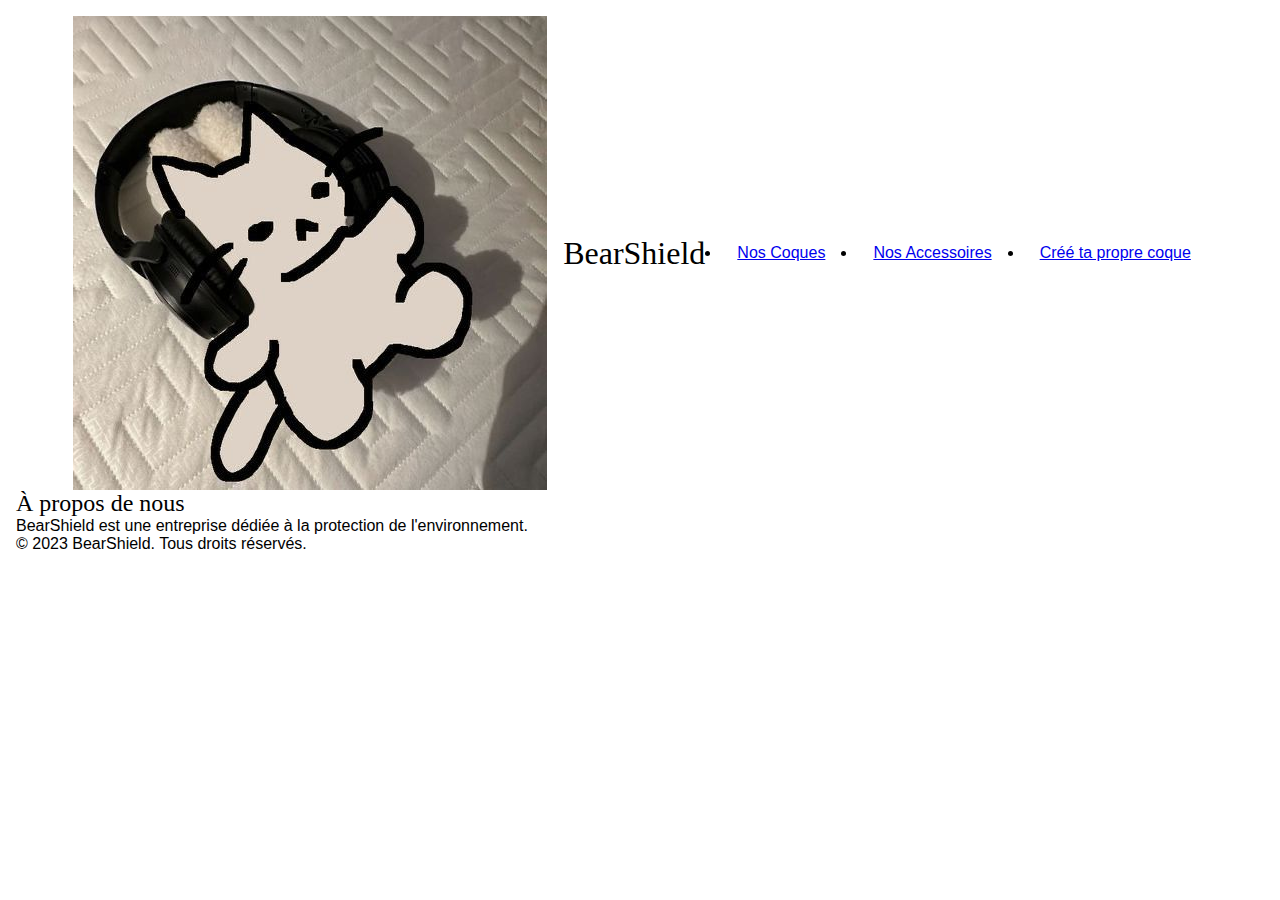
<file: index.html>
<!DOCTYPE html>
<html lang="fr">
<head>
    <meta charset="UTF-8">
    <meta name="viewport" content="width=device-width, initial-scale=1.0">
    <title>BearShield</title>
    <link rel="stylesheet" href="style.css">
    <link rel="preconnect" href="https://fonts.googleapis.com">
<link rel="preconnect" href="https://fonts.gstatic.com" crossorigin>
<link href="https://fonts.googleapis.com/css2?family=Lexend+Deca:wght@100..900&display=swap" rel="stylesheet"></head>
<body class="p-4">
    <header class="flex bg-primary-d2 justify-beetween br w-fit-content pl-4">
        <img class="logo" src="img/logo.jpeg" alt="BearShield">
        <h1 class="">BearShield</h1>
        <nav class="h-100">
            <ul class="flex h-100">
                <li class="p-4"><a href="#about">Nos Coques</a></li>
                <li class="p-4"><a href="#services">Nos Accessoires</a></li>
                <li class="p-4 bg-primary br-right"><a href="#contact">Créé ta propre coque</a></li>
            </ul>
        </nav>
    </header>
    <main>
        <section>
            <h2>À propos de nous</h2>
            <p>BearShield est une entreprise dédiée à la protection de l'environnement.</p>
        </section>
    </main>
    <footer>
        <p>&copy; 2023 BearShield. Tous droits réservés.</p>
    </footer>
</body>
</html>
</file>
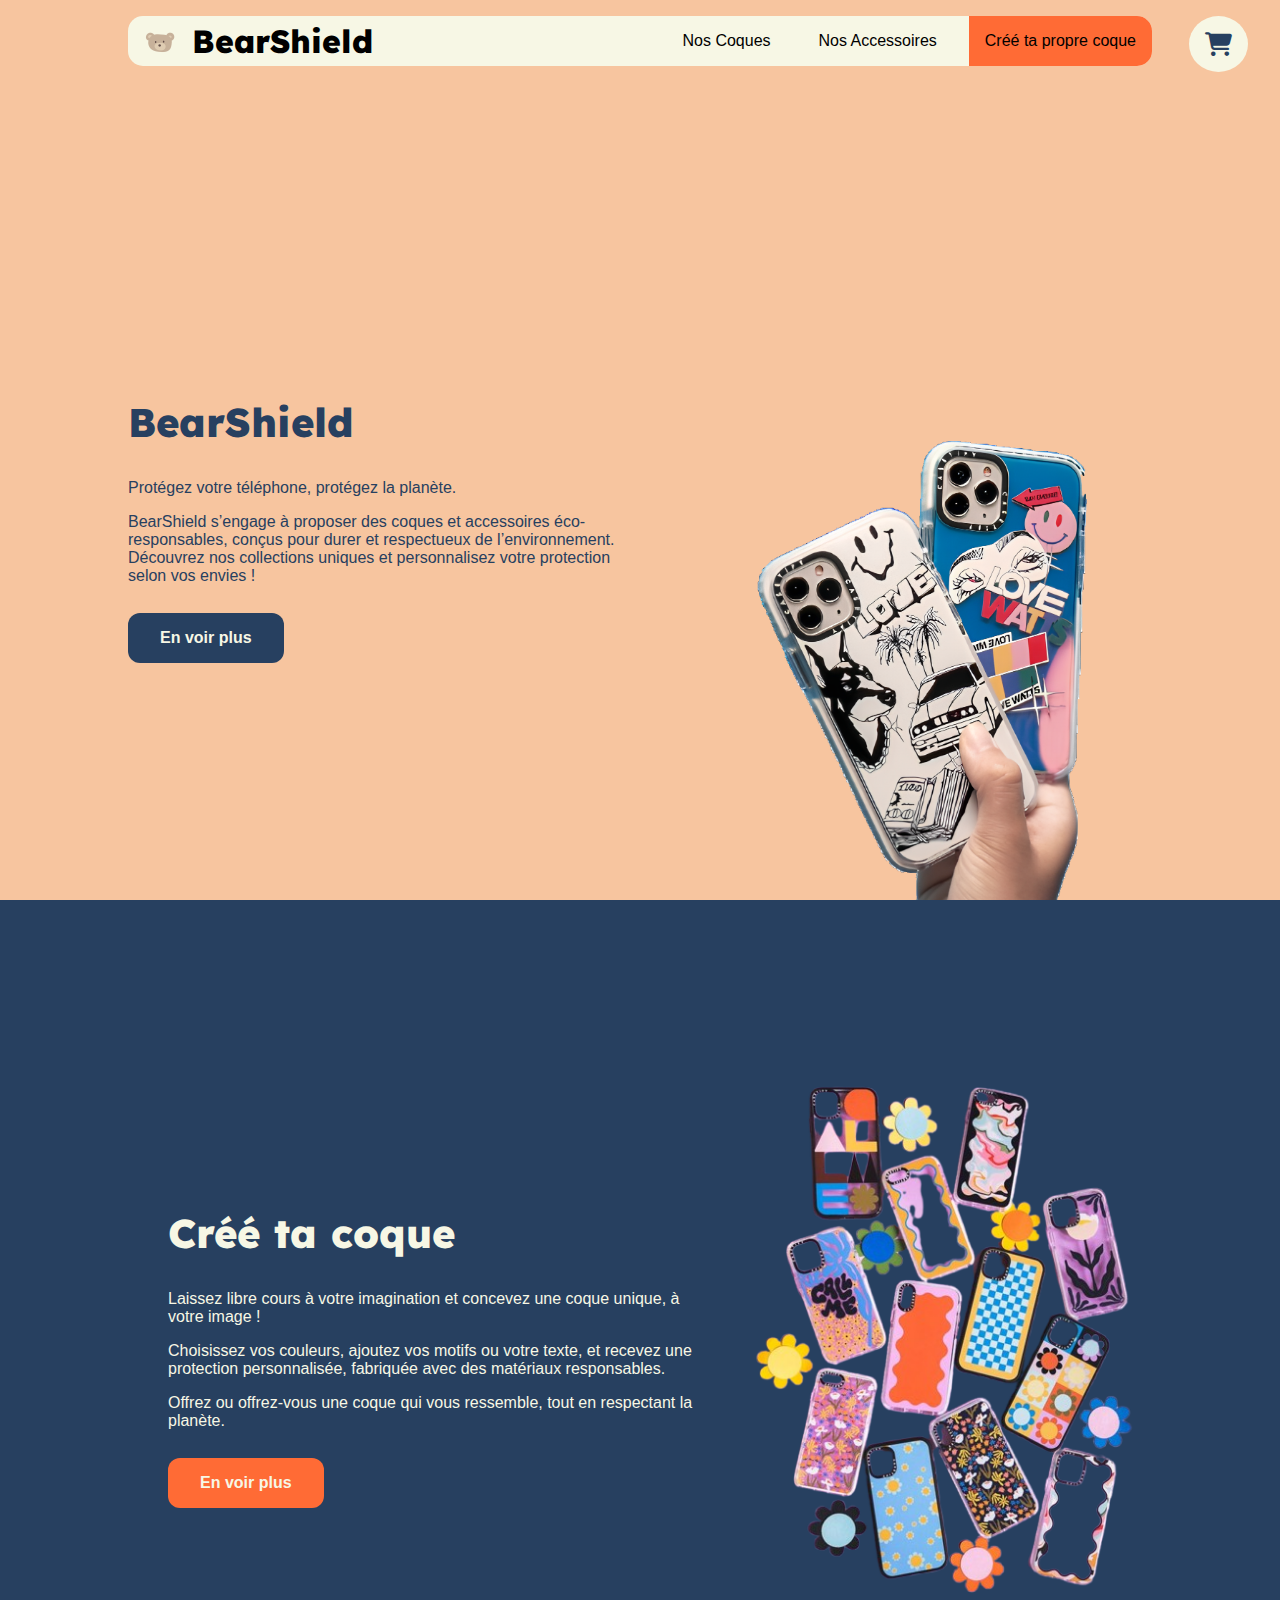
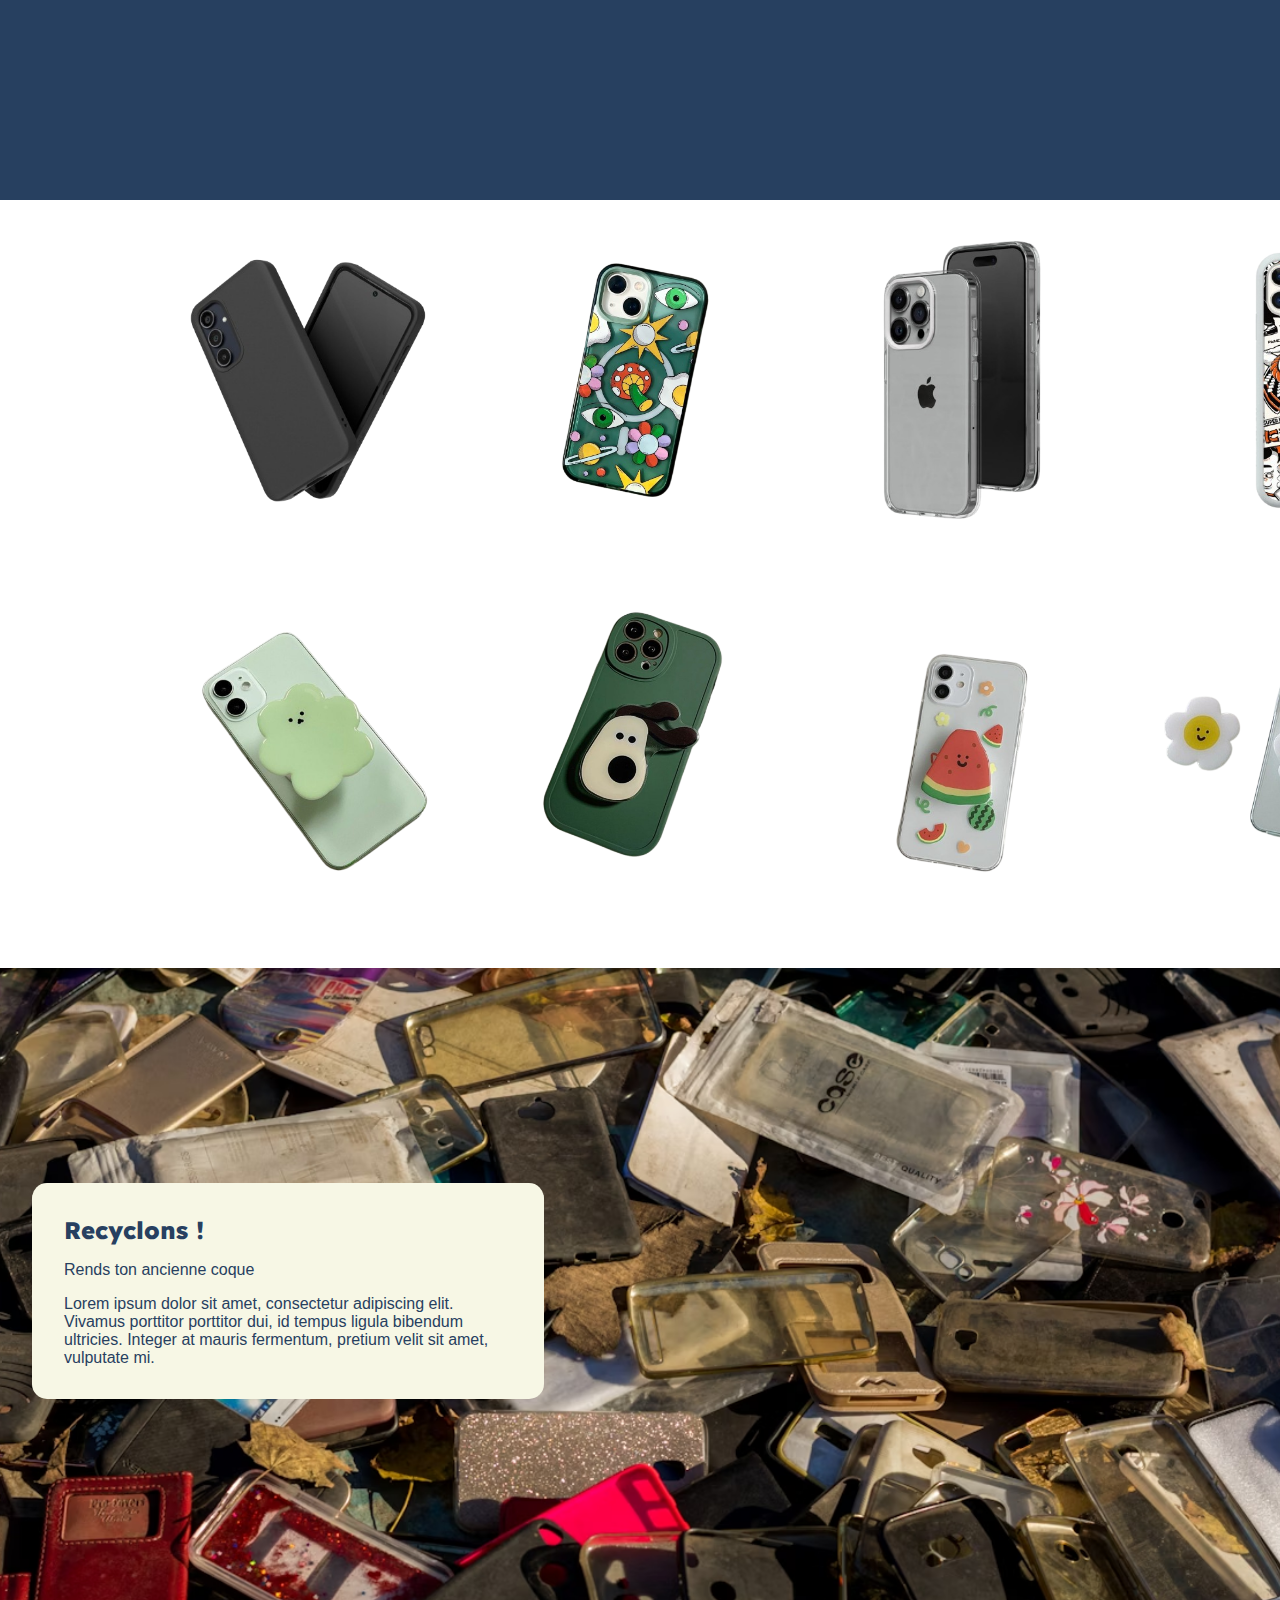
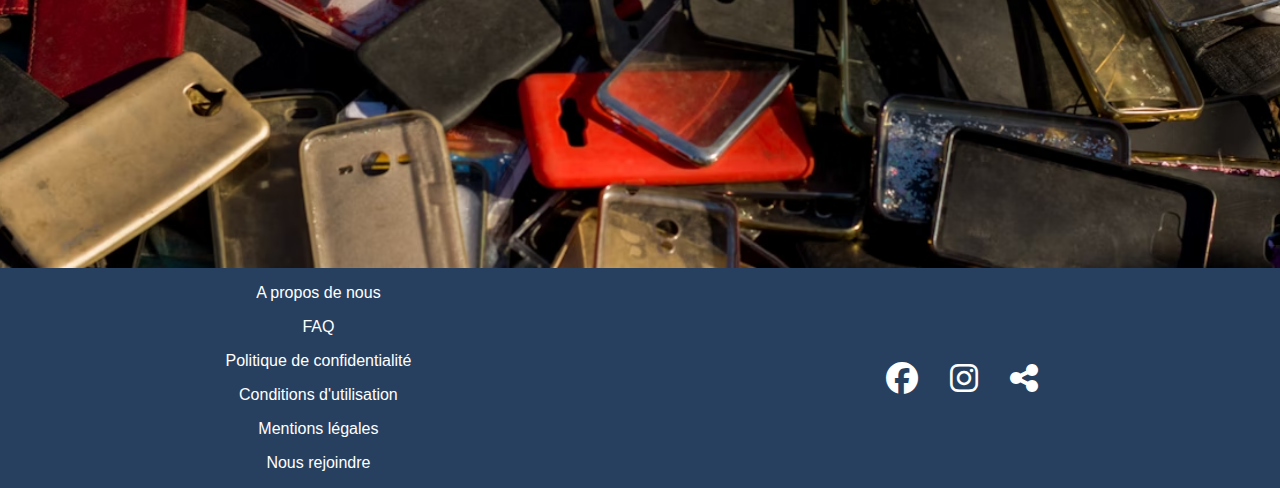
<file: pages/index.html>
<!DOCTYPE html>
<html lang="fr">
<head>
    <meta charset="UTF-8">
    <meta name="viewport" content="width=device-width, initial-scale=1.0">
    <title>BearShield</title>
    <link rel="stylesheet" href="../assets/css/style.css">
    <link rel="stylesheet" href="../assets/css/index.css">
    <link rel="preconnect" href="https://fonts.googleapis.com">
    <link rel="stylesheet" href="https://cdnjs.cloudflare.com/ajax/libs/font-awesome/6.4.2/css/all.min.css">
<link rel="preconnect" href="https://fonts.gstatic.com" crossorigin>
<link href="https://fonts.googleapis.com/css2?family=Lexend+Deca:wght@100..900&display=swap" rel="stylesheet">
    <script src="../assets/js/components.js"></script></head>
<body class="mt-5">
    <!-- Header Component -->
    <div data-component="header"></div>
    <main>
        <section class="acc-header">
            <div class="acc-header-content">
                <h1>BearShield</h1>
                <p class="accroche">Protégez votre téléphone, protégez la planète.</p>
                <p class="accroche"> BearShield s’engage à proposer des coques et accessoires éco-responsables, conçus pour durer et respectueux de l’environnement.<br>Découvrez nos collections uniques et personnalisez votre protection selon vos envies&nbsp;!</p>
                <button class="bleu mt-3">En voir plus</button>
            </div>
        </section>
        <section class="acc-cree-ta-coque">
            <div class="acc-cree-ta-coque-content">
                <div class="acc-cree-ta-coque-text flex flex-col justify-center align-start">
                    <h1>Créé ta coque</h1>
                    <p>Laissez libre cours à votre imagination et concevez une coque unique, à votre image !</p>
                    <p>Choisissez vos couleurs, ajoutez vos motifs ou votre texte, et recevez une protection personnalisée, fabriquée avec des matériaux responsables.</p>
                    <p>Offrez ou offrez-vous une coque qui vous ressemble, tout en respectant la planète.</p>
                    <button class="bleu-clair mt-3">En voir plus</button>
                </div>
                <img class="acc-cree-ta-coque-img" src="../assets/img/acc-coques.png" alt="Coque personnalisée">
            </div>
        </section>
        <section class="products-image-grid">
            <div class="products-grid">
                <img src="../assets/img/product/black-case.png" alt="Coque noire" class="product-img">
                <img src="../assets/img/product/champi-case.png" alt="Coque verte" class="product-img">
                <img src="../assets/img/product/clear-case.png" alt="Coque rouge" class="product-img">
                <img src="../assets/img/product/japan-case.png" alt="Coque jaune" class="product-img">
                <img src="../assets/img/product/blob-grip.png" alt="Grip d'un blob" class="product-img">
                <img src="../assets/img/product/dog-grip.png" alt="Grip d'un chien" class="product-img">
                <img src="../assets/img/product/watermelon-grip.png" alt="Grip d'une pastèque" class="product-img">
                <img src="../assets/img/product/flower-grip.png" alt="Grip d'une fleur" class="product-img">
            </div>
        </section>
        <section class="recyclons-section">
            <div class="recyclons-content">
                <h2>Recyclons !</h2>
                <p>Rends ton ancienne coque</p>
                <p>Lorem ipsum dolor sit amet, consectetur adipiscing elit. Vivamus porttitor porttitor dui, id tempus ligula bibendum ultricies. Integer at mauris fermentum, pretium velit sit amet, vulputate mi.</p>
            </div>
        </section>
    </main>
    
    <!-- Footer Component -->
    <div data-component="footer"></div>
</body>
</html>
</file>
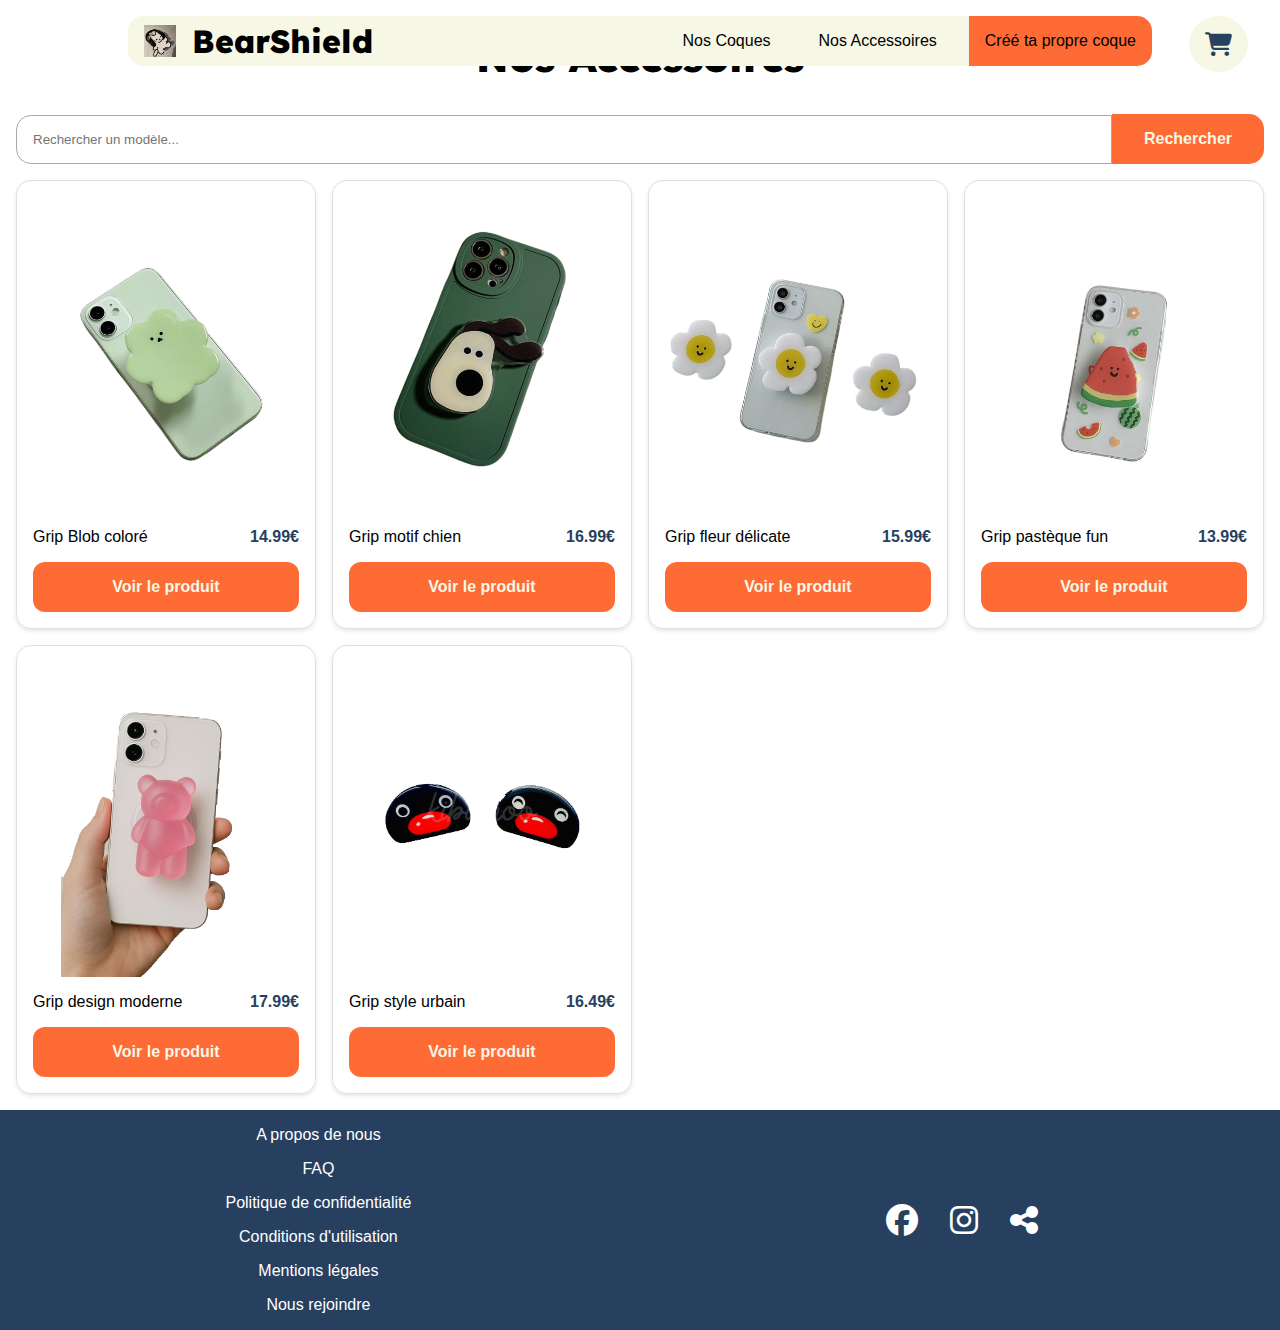
<file: pages/accessoires.html>
<!DOCTYPE html>
<html lang="fr">

<head>
    <meta charset="UTF-8">
    <meta name="viewport" content="width=device-width, initial-scale=1.0">
    <title>BearShield</title>
    <link rel="stylesheet" href="../assets/css/style.css">
    <link rel="stylesheet" href="../assets/css/lists.css">
        <link rel="stylesheet" href="https://cdnjs.cloudflare.com/ajax/libs/font-awesome/6.4.0/css/all.min.css">

    <link rel="preconnect" href="https://fonts.googleapis.com">
    <link rel="preconnect" href="https://fonts.gstatic.com" crossorigin>
    <link href="https://fonts.googleapis.com/css2?family=Lexend+Deca:wght@100..900&display=swap" rel="stylesheet">
</head>

<body>
        <header class="flex bg-primary-d2 justify-between mt-4 br">
        <a href="./index.html" class="flex pl-4"><img class="logo" src="../assets/img/logo.jpeg" alt="BearShield">
        <h1 class="">BearShield</h1></a>
        <input type="checkbox" id="menu-toggle" class="menu-toggle" hidden>
        <label for="menu-toggle" class="menu-mobile">
            <i class="fa-solid fa-bars"></i>
        </label>
        <nav class="h-100">
            <ul class="flex h-100 menu-list">
                <li><a class="p-4 flex" href="./coques.html">Nos Coques</a></li>
                <li><a class="p-4 flex" href="./accessoires.html">Nos Accessoires</a></li>
                <li class="bg-primary br-sm-right"><a class="p-4 flex" href="./personnalisation.html">Créé ta propre coque</a></li>
                <li class="bg-secondary br-sm-right link-cart"><a href="./panier.html" class="p-4 flex">Panier</a></li>
            </ul>
        </nav>
    </header>
    <a href="./panier.html" class="container-cart">
        <i class="fa-solid fa-cart-shopping"></i>
    </a>

    <main class="flex flex-col p-4 pt-5rem">
        <h1 class="mt-4">Nos Accessoires</h1>

        <section id="recherche" class="w-100 p-0">
            <div class="w-100 flex justify-center gap-0">
                <input type="text" placeholder="Rechercher un modèle..." class="input-search">
                <button class="button-search orange">Rechercher</button>
            </div>
        </section>
        <section class="w-100 p-0">
            <div class="w-100 card-container" id="accessories-container">
                <!-- Les accessoires seront chargés dynamiquement ici -->
            </div>
        </section>
    </main>
    <footer class="w-100 bg-secondary flex">
        <div class="p-4 flex justify-center flex-col">
            <a href="#">A propos de nous</a>
            <a href="#">FAQ</a>
            <a href="#">Politique de confidentialité</a>
            <a href="#">Conditions d'utilisation</a>
            <a href="#">Mentions légales</a>
            <a href="#">Nous rejoindre</a>
        </div>
        <div class="p-4 flex justify-center">
            <a href="#"><i class="white fa-brands fa-facebook fa-2x p-2"></i></a>
            <a href="#"><i class="fa-brands fa-instagram fa-2x p-2"></i></a>
            <a href="#"><i class="fa-solid fa-share-nodes fa-2x p-2"></i></a>
        </div>

    </footer>

    <script src="../assets/js/components/routerAccessoires.js"></script>
</body>

</html>
</file>
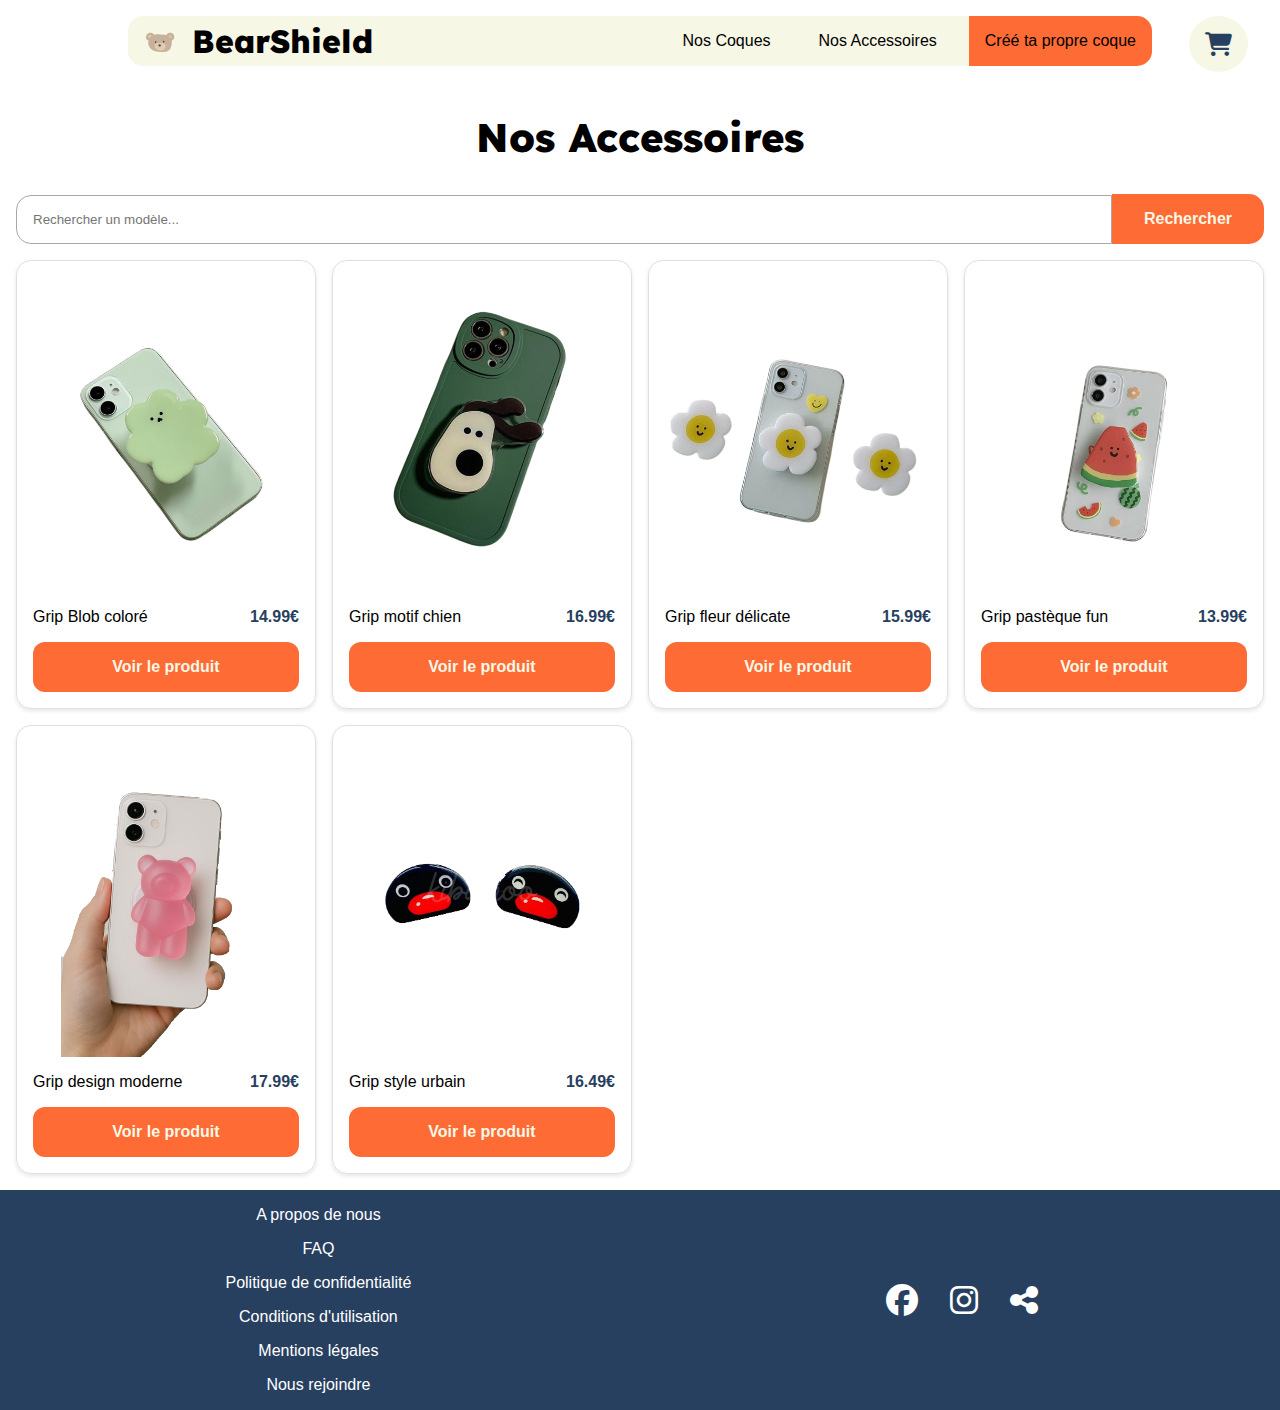
<file: pages/accessories.html>
<!DOCTYPE html>
<html lang="fr">

<head>
    <meta charset="UTF-8">
    <meta name="viewport" content="width=device-width, initial-scale=1.0">
    <title>BearShield</title>
    <link rel="stylesheet" href="../assets/css/style.css">
    <link rel="stylesheet" href="../assets/css/lists.css">
    <link rel="stylesheet" href="https://cdnjs.cloudflare.com/ajax/libs/font-awesome/6.4.0/css/all.min.css">
    <link rel="preconnect" href="https://fonts.googleapis.com">
    <link rel="preconnect" href="https://fonts.gstatic.com" crossorigin>
    <link href="https://fonts.googleapis.com/css2?family=Lexend+Deca:wght@100..900&display=swap" rel="stylesheet">
    <script src="../assets/js/components.js"></script>
</head>

<body>
    <div data-component="header"></div>

    <main class="flex flex-col p-4 p-t-max">
        <h1 class="mt-4">Nos Accessoires</h1>

        <section id="recherche" class="w-100 p-0 ">
            <div class="w-100 flex justify-center gap-0">
                <input type="text" placeholder="Rechercher un modèle..." class="input-search">
                <button class="button-search orange">Rechercher</button>
            </div>
        </section>
        <section class="w-100 p-0">
            <div class="w-100 card-container" id="accessories-container">
            </div>
        </section>
    </main>
    
    <div data-component="footer"></div>

    <script src="../assets/js/cart-manager.js"></script>
    <script src="../assets/js/cart-badge.js"></script>
    <script src="../assets/js/components/routerAccessoires.js"></script>
</body>

</html>
</file>
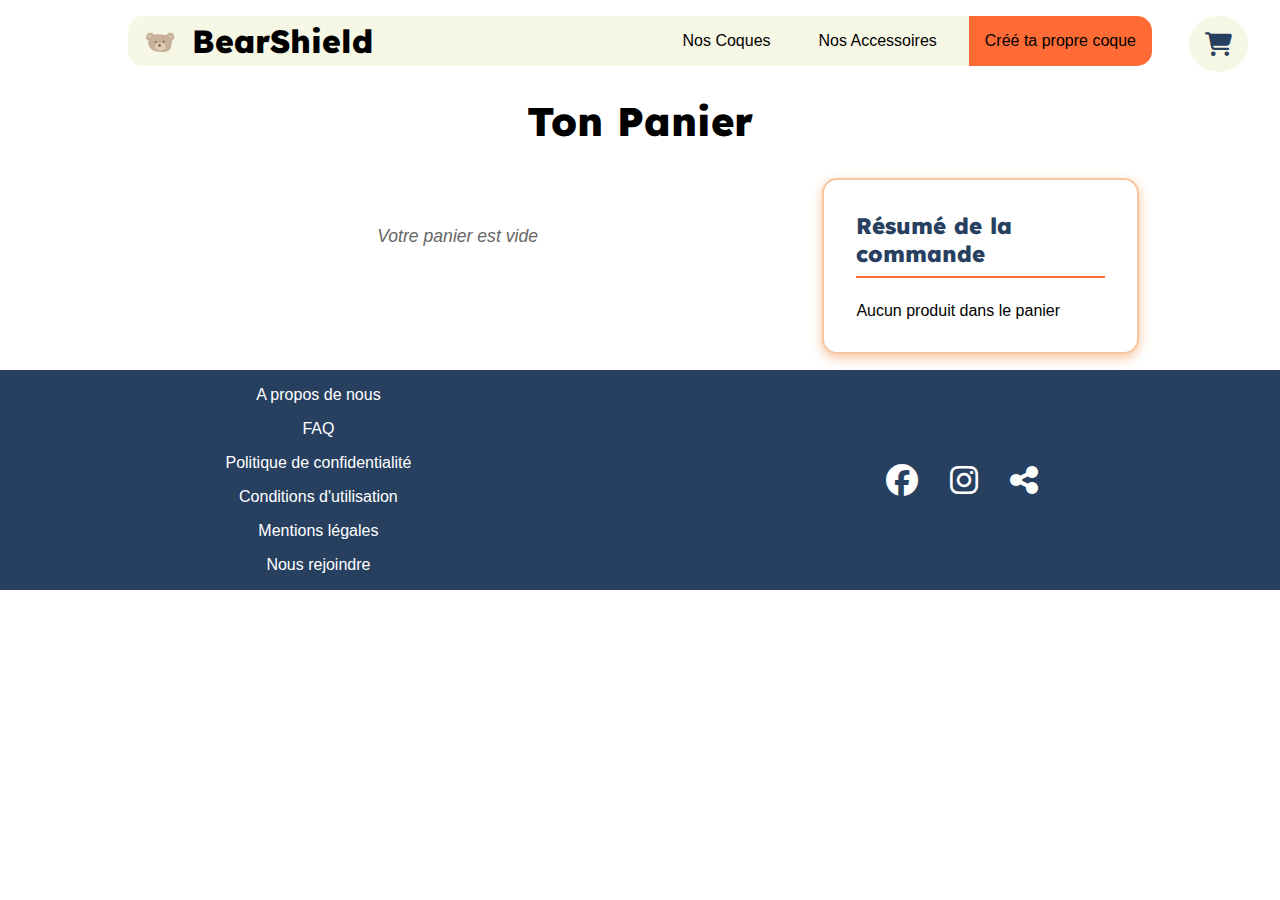
<file: pages/cart.html>
<!DOCTYPE html>
<html lang="fr">

<head>
    <meta charset="UTF-8">
    <meta name="viewport" content="width=device-width, initial-scale=1.0">
    <title>BearShield</title>
    <link rel="stylesheet" href="../assets/css/style.css">
    <link rel="stylesheet" href="../assets/css/cart.css">
    <link rel="preconnect" href="https://fonts.googleapis.com">
    <link rel="preconnect" href="https://fonts.gstatic.com" crossorigin>
    <link rel="stylesheet" href="https://cdnjs.cloudflare.com/ajax/libs/font-awesome/6.4.2/css/all.min.css">
    <link href="https://fonts.googleapis.com/css2?family=Lexend+Deca:wght@100..900&display=swap" rel="stylesheet">
    <script src="../assets/js/components.js"></script>
</head>

<body>
    <div data-component="header"></div>
    <main class="p-t-max p-4 flex flex-col">
        <h1>Ton Panier</h1>
        <div class="panier-container">
            <div class="panier-items"></div>
            <div class="panier-summary"></div>
        </div>
    </main>
    <div data-component="footer"></div>
    
    <script src="../assets/js/cart-manager.js"></script>
    <script src="../assets/js/pages/cart.js"></script>
</body>

</html>
</file>
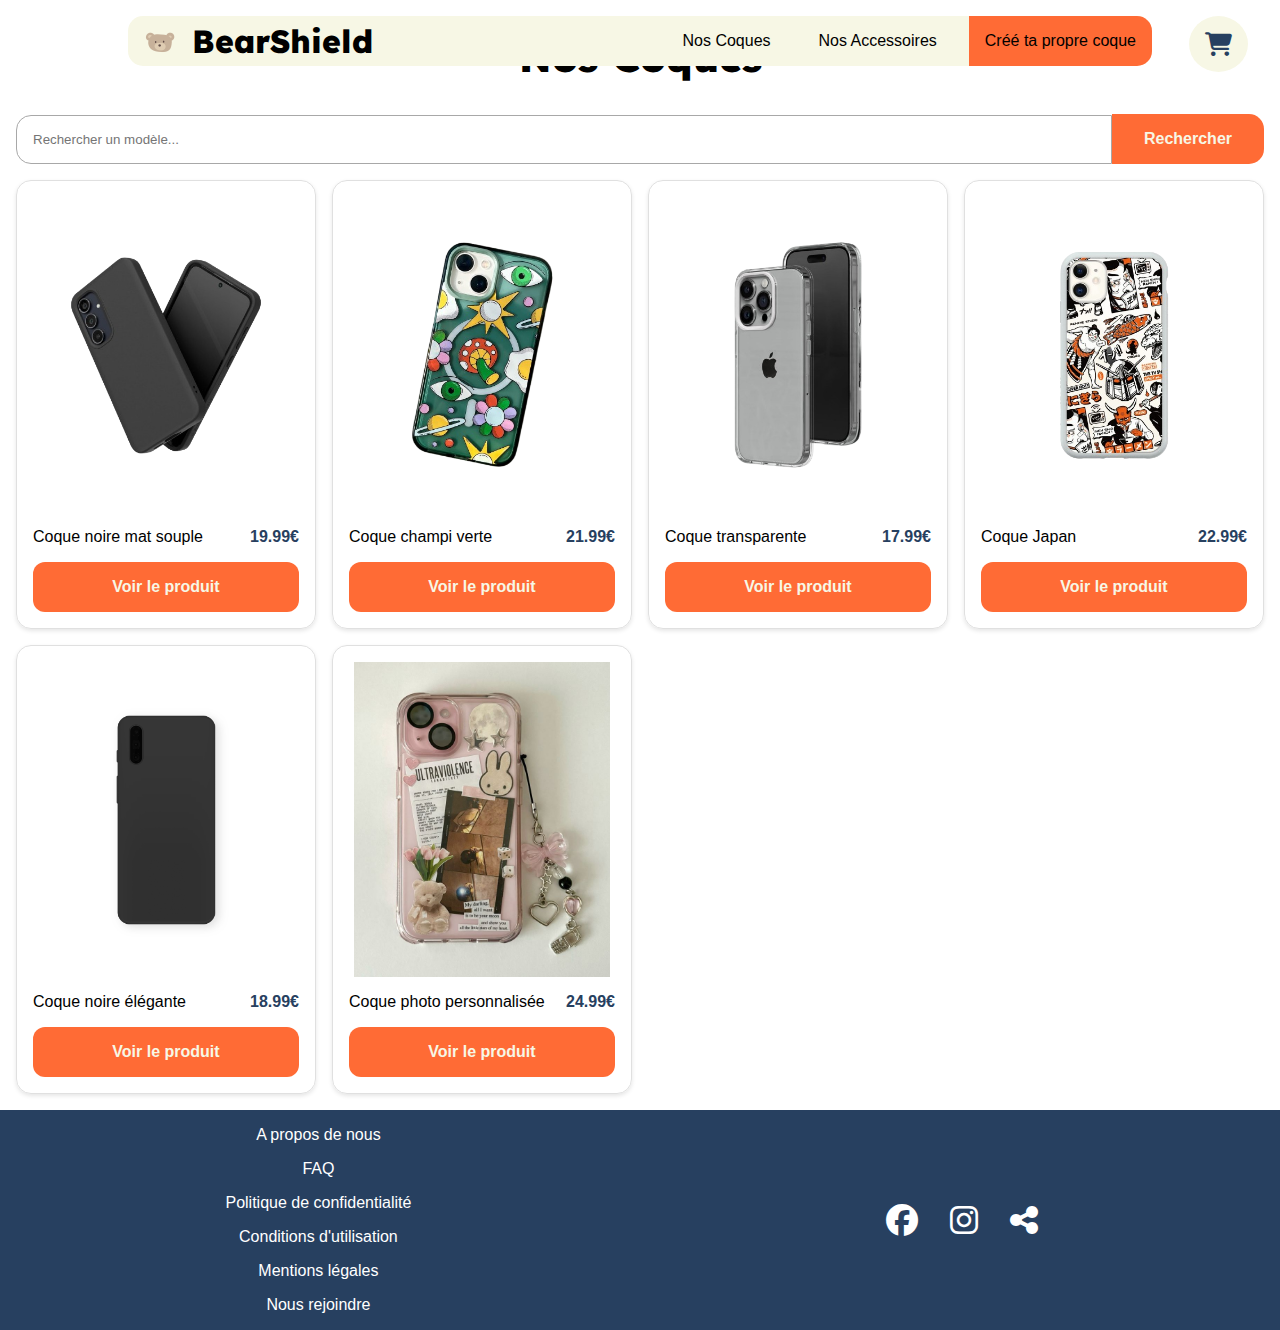
<file: pages/cases.html>
<!DOCTYPE html>
<html lang="fr">

<head>
    <meta charset="UTF-8">
    <meta name="viewport" content="width=device-width, initial-scale=1.0">
    <title>BearShield</title>
    <link rel="icon" type="image/x-icon" href="../assets/img/favicon.ico">
    <link rel="stylesheet" href="../assets/css/style.css">
    <link rel="stylesheet" href="../assets/css/lists.css">
    <link rel="preconnect" href="https://fonts.googleapis.com">
    <link rel="stylesheet" href="https://cdnjs.cloudflare.com/ajax/libs/font-awesome/6.4.0/css/all.min.css">
    <link rel="preconnect" href="https://fonts.gstatic.com" crossorigin>
    <link href="https://fonts.googleapis.com/css2?family=Lexend+Deca:wght@100..900&display=swap" rel="stylesheet">
</head>

<body>

    <div data-component="header" aria-label="En-tête du site"></div>

    <main class="flex flex-col p-4 pt-5rem" aria-label="Contenu principal des coques">
        <h1 class="mt-4">Nos Coques</h1>

        <section class="w-100 p-0">
            <div class="w-100 flex justify-center gap-0">
                <input type="text" placeholder="Rechercher un modèle..." class="input-search">
                <button class="button-search orange" aria-label="Rechercher une coque">Rechercher</button>
            </div>
        </section>
        <section class="w-100 p-0">
            <div class="w-100 card-container" id="products-container" aria-label="Liste des coques disponibles">
            </div>
        </section>
    </main>

    <div data-component="footer" aria-label="Pied de page du site"></div>

    <script src="../assets/js/components/cart-badge.js"></script>
    <script src="../assets/js/components/components.js"></script>
    <script src="../assets/js/components/routerProduct.js"></script>
</body>

</html>
</file>
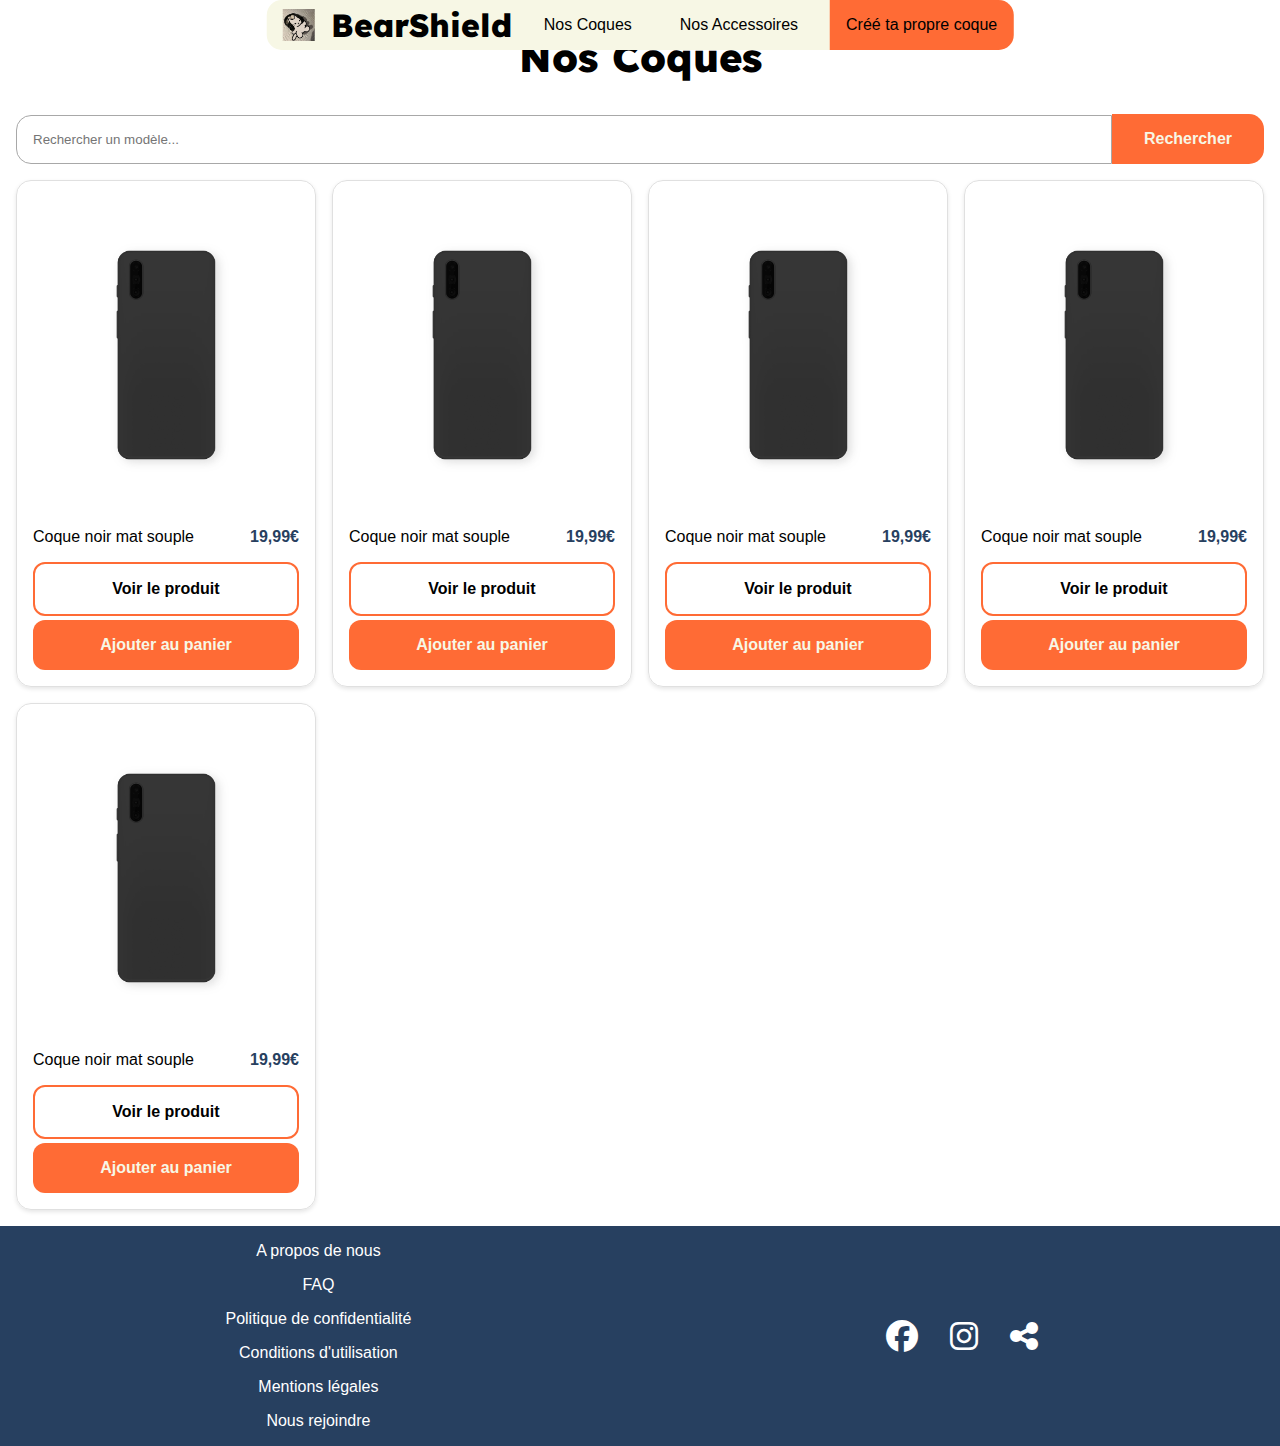
<file: pages/coques.html>
<!DOCTYPE html>
<html lang="fr">

<head>
    <meta charset="UTF-8">
    <meta name="viewport" content="width=device-width, initial-scale=1.0">
    <title>BearShield</title>
    <link rel="stylesheet" href="../assets/css/style.css">
    <link rel="stylesheet" href="../assets/css/lists.css">
    <link rel="preconnect" href="https://fonts.googleapis.com">
        <link rel="stylesheet" href="https://cdnjs.cloudflare.com/ajax/libs/font-awesome/6.4.0/css/all.min.css">

    <link rel="preconnect" href="https://fonts.gstatic.com" crossorigin>
    <link href="https://fonts.googleapis.com/css2?family=Lexend+Deca:wght@100..900&display=swap" rel="stylesheet">
</head>

<body class="">
    <header class="flex bg-primary-d2 justify-between br w-max-content">
        <a href="./index.html" class="flex pl-4"><img class="logo" src="../assets/img/logo.jpeg" alt="BearShield">
            <h1 class="">BearShield</h1>
        </a>
        <nav class="h-100">
            <ul class="flex h-100">
                <li><a class="p-4 flex" href="./coques.html">Nos Coques</a></li>
                <li><a class="p-4 flex" href="./accessoires.html">Nos Accessoires</a></li>
                <li class="bg-primary br-right"><a class="p-4 flex" href="./personnalisation.html">Créé ta propre
                        coque</a></li>
            </ul>
        </nav>
    </header>
    <main class="flex flex-col p-4">
        <h1 class="mt-4">Nos Coques</h1>

        <section class="w-100 p-0">
            <div class="w-100 flex justify-center gap-0">
                <input type="text" placeholder="Rechercher un modèle..." class="input-search">
                <button class="button-search orange">Rechercher</button>
            </div>
        </section>
        <section class="w-100 p-0">
            <div class="w-100 card-container">
                <div class="card">
                    <img src="../assets/img/phone-black.svg" alt="Coque" class="img-card mb-2">
                    <div class="w-100 flex flex-col align-start">
                        <div class="w-100 flex justify-between">
                            <p class="">Coque noir mat souple</p>
                            <span><strong>19,99€</strong></span>
                        </div>
                        <div class="flex flex-col gap-1 w-100">
                            <button class="lined w-100">Voir le produit</button>
                            <button class="orange w-100">Ajouter au panier</button>
                        </div>
                    </div>
                </div>
                <div class="card">
                    <img src="../assets/img/phone-black.svg" alt="Coque" class="img-card mb-2">
                    <div class="w-100 flex flex-col align-start">
                        <div class="w-100 flex justify-between">
                            <p class="">Coque noir mat souple</p>
                            <span><strong>19,99€</strong></span>
                        </div>
                        <div class="flex flex-col gap-1 w-100">
                            <button class="lined w-100">Voir le produit</button>
                            <button class="orange w-100">Ajouter au panier</button>
                        </div>
                    </div>
                </div>
                <div class="card">
                    <img src="../assets/img/phone-black.svg" alt="Coque" class="img-card mb-2">
                    <div class="w-100 flex flex-col align-start">
                        <div class="w-100 flex justify-between">
                            <p class="">Coque noir mat souple</p>
                            <span><strong>19,99€</strong></span>
                        </div>
                        <div class="flex flex-col gap-1 w-100">
                            <button class="lined w-100">Voir le produit</button>
                            <button class="orange w-100">Ajouter au panier</button>
                        </div>
                    </div>
                </div>
                <div class="card">
                    <img src="../assets/img/phone-black.svg" alt="Coque" class="img-card mb-2">
                    <div class="w-100 flex flex-col align-start">
                        <div class="w-100 flex justify-between">
                            <p class="">Coque noir mat souple</p>
                            <span><strong>19,99€</strong></span>
                        </div>
                        <div class="flex flex-col gap-1 w-100">
                            <button class="lined w-100">Voir le produit</button>
                            <button class="orange w-100">Ajouter au panier</button>
                        </div>
                    </div>
                </div>
                <div class="card">
                    <img src="../assets/img/phone-black.svg" alt="Coque" class="img-card mb-2">
                    <div class="w-100 flex flex-col align-start">
                        <div class="w-100 flex justify-between">
                            <p class="">Coque noir mat souple</p>
                            <span><strong>19,99€</strong></span>
                        </div>
                        <div class="flex flex-col gap-1 w-100">
                            <button class="lined w-100">Voir le produit</button>
                            <button class="orange w-100">Ajouter au panier</button>
                        </div>
                    </div>
                </div>


        </section>
    </main>
    <footer class="w-100 bg-secondary flex">
        <div class="p-4 flex justify-center flex-col">
            <a href="#">A propos de nous</a>
            <a href="#">FAQ</a>
            <a href="#">Politique de confidentialité</a>
            <a href="#">Conditions d'utilisation</a>
            <a href="#">Mentions légales</a>
            <a href="#">Nous rejoindre</a>
        </div>
        <div class="p-4 flex justify-center">
            <a href="#"><i class="white fa-brands fa-facebook fa-2x p-2"></i></a>
            <a href="#"><i class="fa-brands fa-instagram fa-2x p-2"></i></a>
            <a href="#"><i class="fa-solid fa-share-nodes fa-2x p-2"></i></a>
        </div>

    </footer>

</body>

</html>
</file>
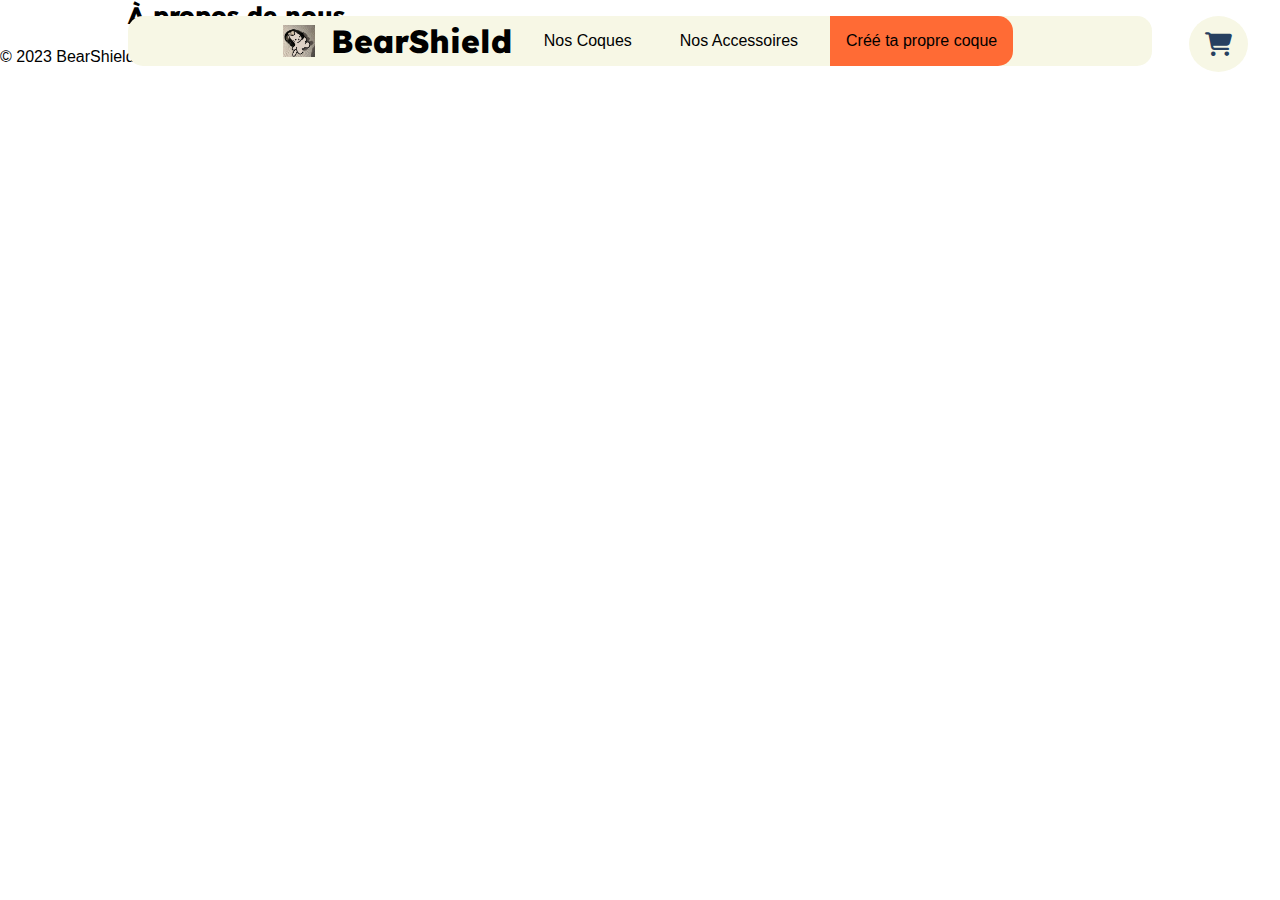
<file: pages/panier.html>
<!DOCTYPE html>
<html lang="fr">
<head>
    <meta charset="UTF-8">
    <meta name="viewport" content="width=device-width, initial-scale=1.0">
    <title>BearShield</title>
    <link rel="stylesheet" href="../assets/css/style.css">
    <link rel="preconnect" href="https://fonts.googleapis.com">
    <link rel="preconnect" href="https://fonts.gstatic.com" crossorigin>
    <link rel="stylesheet" href="https://cdnjs.cloudflare.com/ajax/libs/font-awesome/6.4.2/css/all.min.css">
<link href="https://fonts.googleapis.com/css2?family=Lexend+Deca:wght@100..900&display=swap" rel="stylesheet"></head>
<body>
    <header class="flex bg-primary-d2 justify-beetween mt-4 br">
        <a href="./index.html" class="flex pl-4"><img class="logo" src="../assets/img/logo.jpeg" alt="BearShield">
        <h1 class="">BearShield</h1></a>
        <input type="checkbox" id="menu-toggle" class="menu-toggle" hidden>
        <label for="menu-toggle" class="menu-mobile">
            <i class="fa-solid fa-bars"></i>
        </label>
        <nav class="h-100">
            <ul class="flex h-100 menu-list">
                <li><a class="p-4 flex" href="./coques.html">Nos Coques</a></li>
                <li><a class="p-4 flex" href="./accessoires.html">Nos Accessoires</a></li>
                <li class="bg-primary br-sm-right"><a class="p-4 flex" href="./personnalisation.html">Créé ta propre coque</a></li>
                <li class="bg-secondary br-sm-right link-cart"><a href="./panier.html" class="p-4 flex">Panier</a></li>
            </ul>
        </nav>
    </header>
    <a href="./panier.html" class="container-cart">
        <i class="fa-solid fa-cart-shopping"></i>
    </a>
    <main>
        <section>
            <h2>À propos de nous</h2>
            <p>BearShield est une entreprise dédiée à la protection de l'environnement.</p>
        </section>
    </main>
    <footer>
        <p>&copy; 2023 BearShield. Tous droits réservés.</p>
    </footer>
</body>
</html>
</file>
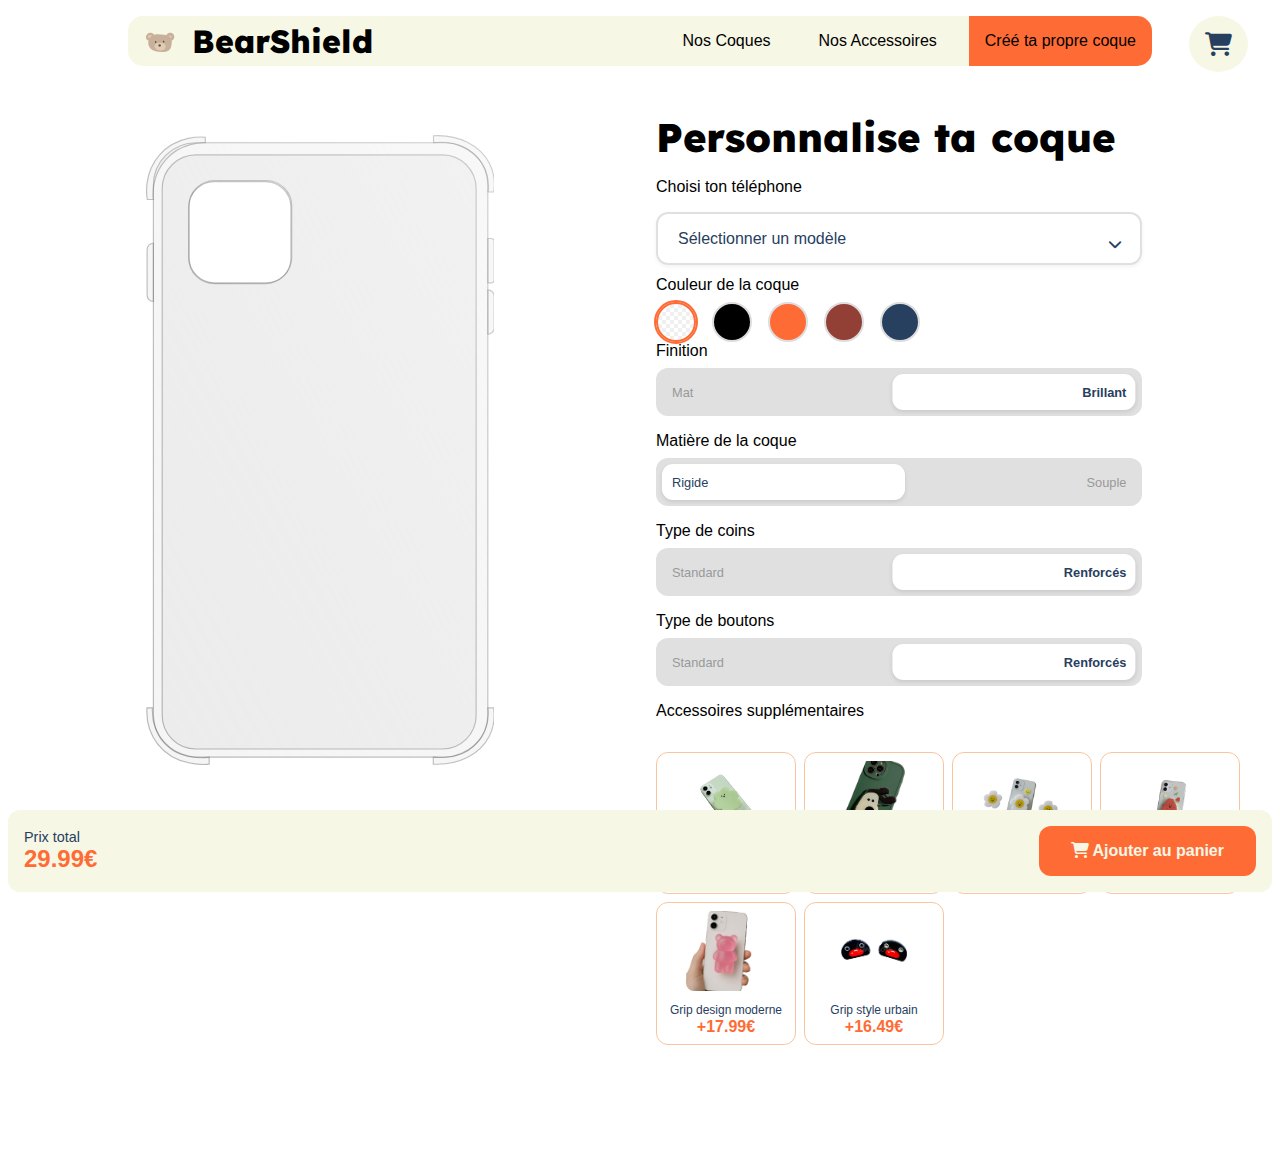
<file: pages/personnalization.html>
<!DOCTYPE html>
<html lang="fr">
    <head>
        <meta charset="UTF-8" />
        <meta name="viewport" content="width=device-width, initial-scale=1.0" />
        <title>BearShield</title>
        <link rel="icon" type="image/x-icon" href="../assets/img/favicon.ico" />
        <link rel="stylesheet" href="../assets/css/style.css" />
        <link rel="stylesheet" href="../assets/css/index.css" />
        <link rel="stylesheet" href="../assets/css/personnalization.css" />
        <link rel="stylesheet" href="https://cdnjs.cloudflare.com/ajax/libs/font-awesome/6.4.0/css/all.min.css" />
        <link rel="preconnect" href="https//fonts.googleapis.com" />
        <link rel="preconnect" href="https//fonts.gstatic.com" crossorigin />
        <link href="https://fonts.googleapis.com/css2?family=Lexend+Deca:wght@100..900&display=swap" rel="stylesheet" />
    </head>

    <body>
        <div data-component="header"></div>

        <main class="p-4 p-t-max relative">
            <div class="w-100 flex">
                <!-- Remplacer cette ligne -->
                <!-- <img src="../assets/img/product/photo-phone.jpeg" alt="Phone Photo" class="img-produit"> -->

                <!-- Par le SVG interactif -->
                <svg id="phone-case" viewBox="0 0 300.7 542.91" class="img-produit">
                    <defs>
                        <linearGradient id="plasticGloss" x1="0" y1="0" x2="0" y2="1">
                            <stop offset="0%" stop-color="white" stop-opacity="0.6" />
                            <stop offset="50%" stop-color="white" stop-opacity="0.2" />
                            <stop offset="100%" stop-color="white" stop-opacity="0" />
                        </linearGradient>
                    </defs>
                    <path
                        id="bottom"
                        class="bottom"
                        d="M257.89,6.68H43.09C22.81,6.68,6.37,23.05,6.37,43.24v456.33c0,20.19,16.44,36.56,36.71,36.56h214.8c20.28,0,36.71-16.37,36.71-36.56V43.24c0-20.19-16.44-36.56-36.71-36.56ZM125.59,105.35c0,12.17-9.91,22.04-22.13,22.04h-44.27c-12.22,0-22.13-9.87-22.13-22.04v-44.08c0-12.17,9.91-22.04,22.13-22.04h44.27c12.22,0,22.13,9.87,22.13,22.04v44.08Z"
                    />
                    <path
                        id="interior"
                        class="interior"
                        d="M255.51,17.12H42.95c-16.02,0-29,12.98-29,29v454c0,16.02,12.98,29,29,29h212.56c16.02,0,29-12.98,29-29V46.12c0-16.02-12.98-29-29-29ZM124.87,106.12c0,12.15-9.85,22-22,22h-44c-12.15,0-22-9.85-22-22v-44c0-12.15,9.85-22,22-22h44c12.15,0,22,9.85,22,22v44Z"
                    />
                    <path
                        id="top-left"
                        class="top-left"
                        d="M1.13,55.59h5.25c-.32-2.53-2.24-20.16,10.93-34.67C30.59,6.26,48.55,6.59,51.07,6.68V1.93c-2.07-.22-24.05-2.2-39.35,15.19C-2.56,33.35.68,53.13,1.13,55.59Z"
                    />
                    <path
                        id="bottom-left"
                        class="bottom-left"
                        d="M54.44,542.15v-6.03c-1.35.24-24.17,3.86-39.02-13.03-10.49-11.94-10.07-26.24-9.9-29.46H.83c-.26,4.24-.6,18.51,9.24,31.23,15.83,20.46,42.93,17.47,44.36,17.29Z"
                    />
                    <path
                        id="bottom-right"
                        class="bottom-right"
                        d="M247.6,542.15v-6.03c17.48,2.07,33.92-4.95,41.98-18.1,6.02-9.82,5.51-20.04,5.02-24.39h4.96c.75,5.4,1.16,14.86-3.61,24.39-7.96,15.92-27.01,25.36-48.35,24.14Z"
                    />
                    <path
                        id="top-right"
                        class="top-right"
                        d="M247.78.61v6.03c17.48-2.07,33.92,4.95,41.98,18.1,6.02,9.82,5.51,20.04,5.02,24.39h4.96c.75-5.4,1.16-14.86-3.61-24.39-7.96-15.92-27.01-25.36-48.35-24.14Z"
                    />
                    <path id="btn-1" class="btn-1" d="M294.6,89.18h2.71c1.5,0,2.71,1.21,2.71,2.71v32.79c0,1.5-1.21,2.71-2.71,2.71h-2.71v-38.21h0Z" />
                    <path id="btn-2" class="btn-2" d="M294.6,133.46h0c2.99,0,5.42,2.43,5.42,5.42v27.37c0,2.99-2.43,5.42-5.42,5.42h0v-38.21h0Z" />
                    <path
                        id="btn-3"
                        class="btn-3"
                        d="M.96,93.26h0c2.99,0,5.42,2.43,5.42,5.42v39.37c0,2.99-2.43,5.42-5.42,5.42h0v-50.21h0Z"
                        transform="translate(7.33 236.73) rotate(180)"
                    />
                </svg>
            </div>
            <div class="w-100">
                <h1 class="mt-4 text-orange">Personnalise ta coque</h1>
                <form id="customization-form" class="customisation-form" action="#" method="post" class="flex flex-col gap-4 align-start p-2">
                    <div class="w-100 flex flex-col align-start">
                        <label for="phone-model" class="font-bold text-bleu">Choisi ton téléphone</label>
                        <div class="select-container">
                            <select id="phone-model" name="phone-model" class=".phone-model" required>
                                <option value="">Sélectionner un modèle</option>
                                <option value="iphone-14">iPhone 14</option>
                                <option value="samsung-s22">Samsung Galaxy S22</option>
                                <option value="google-pixel-7">Google Pixel 7</option>
                            </select>
                            <i class="fas fa-chevron-down select-arrow"></i>
                        </div>
                    </div>
                    <div class="w-100 mb-5">
                        <label for="color" class="font-bold text-bleu">Couleur de la coque</label>
                        <div class="color-selector">
                            <label class="color-option">
                                <input type="radio" name="color" value="transparent" required />
                                <div class="color-circle color-transparent"></div>
                            </label>
                            <label class="color-option">
                                <input type="radio" name="color" value="#2b2b2b" required />
                                <div class="color-circle color-noir"></div>
                            </label>
                            <label class="color-option">
                                <input type="radio" name="color" value="#ff6b35" required />
                                <div class="color-circle color-primary"></div>
                            </label>
                            <label class="color-option">
                                <input type="radio" name="color" value="#924036" required />
                                <div class="color-circle color-bordeaux"></div>
                            </label>
                            <label class="color-option">
                                <input type="radio" name="color" value="#205780" required />
                                <div class="color-circle color-secondary"></div>
                            </label>
                        </div>
                    </div>
                    <div class="w-100">
                        <label for="finish" class="font-bold text-bleu">Finition </label>
                        <div class="toggle-container">
                            <label class="toggle-switch">
                                <input type="checkbox" id="finish" class=".finish" name="finish" value="brillant" />
                                <span class="toggle-slider">
                                    <span class="toggle-text-left">Mat</span>
                                    <span class="toggle-text-right">Brillant</span>
                                </span>
                            </label>
                        </div>
                    </div>
                    <div class="w-100">
                        <label for="material" class="font-bold text-bleu">Matière de la coque </label>
                        <div class="toggle-container">
                            <label class="toggle-switch">
                                <input type="checkbox" id="material" name="material" class=".material" value="souple" />
                                <span class="toggle-slider">
                                    <span class="toggle-text-left">Rigide</span>
                                    <span class="toggle-text-right">Souple</span>
                                </span>
                            </label>
                        </div>
                    </div>
                    <div class="w-100">
                        <label for="corner-type" class="font-bold text-bleu">Type de coins </label>
                        <div class="toggle-container">
                            <label class="toggle-switch">
                                <input type="checkbox" id="corner-type" class=".corner-type" name="corner-type" value="renforcés" />
                                <span class="toggle-slider">
                                    <span class="toggle-text-left">Standard</span>
                                    <span class="toggle-text-right">Renforcés</span>
                                </span>
                            </label>
                        </div>
                    </div>
                    <div class="w-100">
                        <label for="button-type" class="font-bold text-bleu">Type de boutons </label>
                        <div class="toggle-container">
                            <label class="toggle-switch">
                                <input type="checkbox" id="button-type" class=".button-type" name="button-type" value="renforcés" />
                                <span class="toggle-slider">
                                    <span class="toggle-text-left">Standard</span>
                                    <span class="toggle-text-right">Renforcés</span>
                                </span>
                            </label>
                        </div>
                    </div>

                    <div class="w-100">
                        <label for="accessories" class="font-bold text-bleu">Accessoires supplémentaires</label>
                        <div class="products-grid products-grid-personnalization" id="preview-accessories"></div>
                    </div>
                </form>
            </div>
            <div class="price-bar">
                <div class="price-info">
                    <p class="price-label">Prix total</p>
                    <p class="price-amount" id="total-price">29,99€</p>
                </div>
                <div class="selected-accessories" id="selected-accessories"></div>
                <button type="submit" form="customization-form" class="add-to-cart-btn">
                    <i class="fas fa-shopping-cart"></i>
                    Ajouter au panier
                </button>
            </div>
        </main>
        <script>
            let gripsData = [];
            let selectedAccessories = new Set();
            const BASE_PRICE = 29.99;

            function updateTotalPrice() {
                let total = BASE_PRICE;
                const accessoriesContainer = document.querySelector(".selected-accessories");

                accessoriesContainer.innerHTML = "";

                selectedAccessories.forEach((id) => {
                    const grip = gripsData.find((g) => g.id === id);
                    if (grip) {
                        total += grip.price;

                        const accessoryPreview = document.createElement("div");
                        accessoryPreview.className = "accessory-preview";
                        accessoryPreview.innerHTML = `<img src="${grip.image}" alt="${grip.name}" title="${grip.name} (+${grip.price.toFixed(2)}€)">`;
                        accessoriesContainer.appendChild(accessoryPreview);
                    }
                });

                document.querySelector(".price-amount").textContent = total.toFixed(2) + "€";
            }

            function createAccessoryCard(grip) {
                const isSelected = selectedAccessories.has(grip.id);
                return `
                <div class="accessory-card ${isSelected ? "selected" : ""}" data-grip-id="${grip.id}">
                    <input type="checkbox" name="accessories" value="grip-${grip.id}" class="accessory-checkbox" ${
                    isSelected ? "checked" : ""
                } hidden>
                    <img src="${grip.image}" alt="${grip.name}" class="accessory-image">
                    <div class="accessory-info">
                        <p class="accessory-name">${grip.name}</p>
                        <span class="accessory-price">+${grip.price.toFixed(2)}€</span>
                    </div>
                </div>
            `;
            }

            function updateAccessoriesDisplay() {
                const container = document.querySelector("#preview-accessories");
                if (!container || !gripsData.length) return;

                container.innerHTML = gripsData.map(createAccessoryCard).join("");

                const accessoryCards = container.querySelectorAll(".accessory-card");
                accessoryCards.forEach((card) => {
                    card.addEventListener("click", (e) => {
                        const gripId = parseInt(card.getAttribute("data-grip-id"));
                        const checkbox = card.querySelector(".accessory-checkbox");
                        if (selectedAccessories.has(gripId)) {
                            selectedAccessories.delete(gripId);
                            card.classList.remove("selected");
                            checkbox.checked = false;
                        } else {
                            selectedAccessories.add(gripId);
                            card.classList.add("selected");
                            checkbox.checked = true;
                        }
                        updateTotalPrice();
                    });
                });
                updateTotalPrice();
            }

            function loadAccessoriesForCustomization() {
                fetch("../data/products.json")
                    .then((res) => res.json())
                    .then((products) => {
                        gripsData = products.filter((product) => product.type === "grip");
                        updateAccessoriesDisplay();
                    })
                    .catch((error) => {
                        console.error("Erreur lors du chargement des accessoires:", error);
                    });
            }

            document.addEventListener("DOMContentLoaded", loadAccessoriesForCustomization);
        </script>
        <script src="../assets/js/components/components.js" type="module"></script>
        <script src="../assets/js/components/cart-manager.js"></script>
        <script src="../assets/js/components/cart-badge.js"></script>
        <script src="../assets/js/pages/personnalization.js" defer></script>
    </body>
</html>
</file>
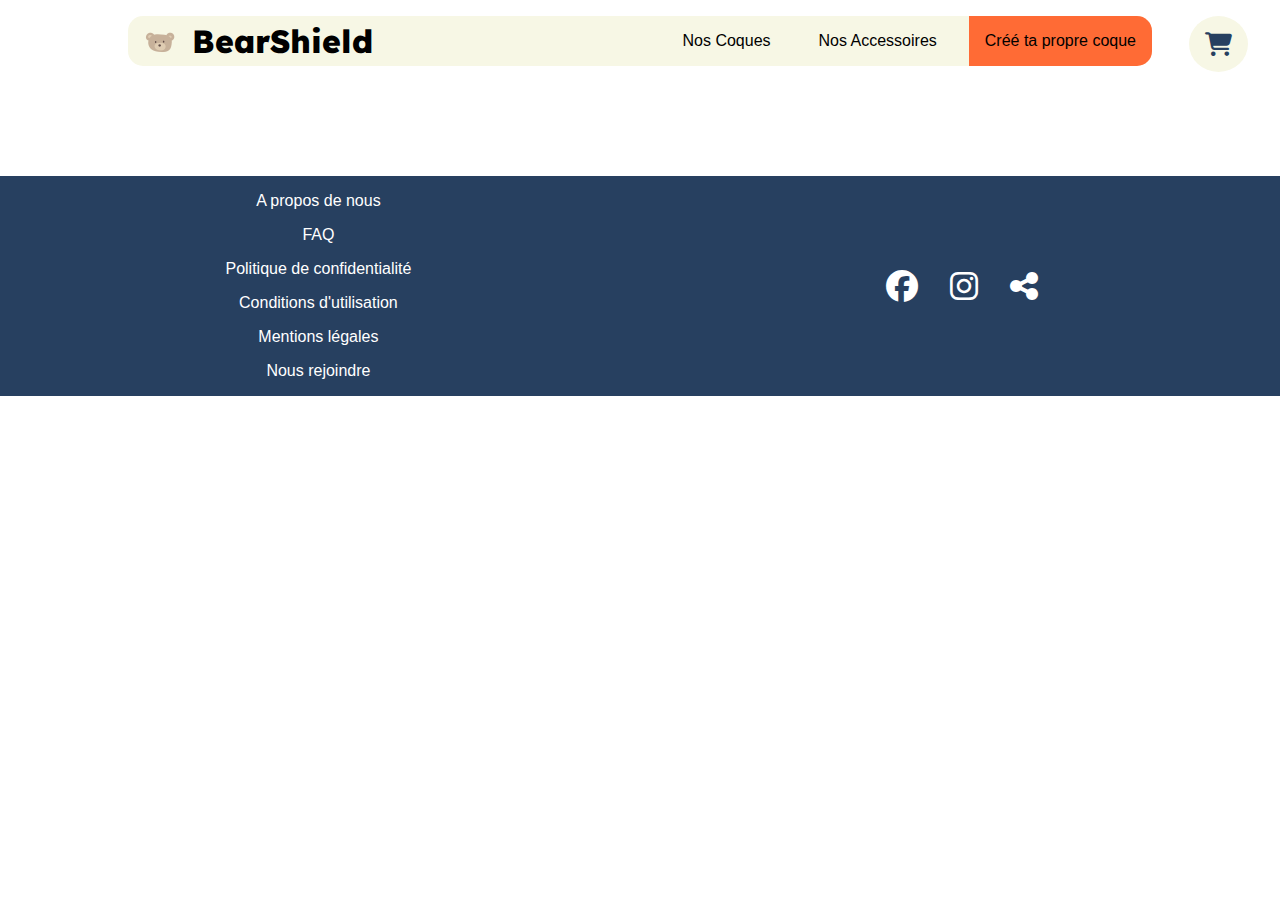
<file: pages/product.html>
<!DOCTYPE html>
<html lang="fr">
<head>
    <meta charset="UTF-8">
    <meta name="viewport" content="width=device-width, initial-scale=1.0">
    <title>BearShield</title>
    <link rel="stylesheet" href="../assets/css/style.css">
    <link rel="stylesheet" href="../assets/css/personnalization.css">
    <link rel="stylesheet" href="../assets/css/product.css">
    <link rel="icon" type="image/x-icon" href="../assets/img/favicon.ico">
    <link rel="stylesheet" href="https://cdnjs.cloudflare.com/ajax/libs/font-awesome/6.4.2/css/all.min.css">
    <link rel="preconnect" href="https://fonts.googleapis.com">
    <link rel="preconnect" href="https://fonts.gstatic.com" crossorigin>
    <link href="https://fonts.googleapis.com/css2?family=Lexend+Deca:wght@100..900&display=swap" rel="stylesheet">
</head>
<body>
    <div data-component="header" aria-label="En-tête du site"></div>
    <main class="p-4 pt-5rem" aria-label="Contenu principal du produit">
        <div class="w-100 flex">
            <img id="product-image" class="img-produit" aria-label="Image du produit">
        </div>
        <div class="w-100 mt-12">
            <h1 id="product-name" class="mt-4 text-orange"></h1>
            <div class="product-info mb-4">
                <p id="product-description" class="text-bleu-clair mb-2"></p>
                <p id="product-price" class="text-lg font-bold text-bleu"></p>
            </div>
            <form id="customization-form" action="#" method="post" class="flex flex-col gap-4 align-start p-2"
                aria-label="Formulaire de personnalisation du produit">
                <div class="w-100 flex flex-col align-start form-item">
                    <label for="phone-model" class="font-bold text-bleu">Choisi ton téléphone</label>
                    <div class="select-container">
                        <select id="phone-model" name="phone-model" required>
                            <option value="">Sélectionner un modèle</option>
                            <option value="iphone-14">iPhone 14</option>
                            <option value="samsung-s22">Samsung Galaxy S22</option>
                            <option value="google-pixel-7">Google Pixel 7</option>
                        </select>
                        <i class="fas fa-chevron-down select-arrow"></i>
                    </div>
                </div>
                <div class="w-100 form-item">
                    <label for="color" class="font-bold text-bleu">Couleur de la coque</label>
                    <div class="color-selector">
                        <label class="color-option">
                            <input type="radio" name="color" value="transparent" required>
                            <div class="color-circle color-transparent"></div>
                        </label>
                        <label class="color-option">
                            <input type="radio" name="color" value="noir" required>
                            <div class="color-circle color-noir"></div>
                        </label>
                        <label class="color-option">
                            <input type="radio" name="color" value="orange" required>
                            <div class="color-circle color-primary"></div>
                        </label>
                        <label class="color-option">
                            <input type="radio" name="color" value="bordeaux" required>
                            <div class="color-circle color-bordeaux"></div>
                        </label>
                        <label class="color-option">
                            <input type="radio" name="color" value="bleu" required>
                            <div class="color-circle color-secondary"></div>
                        </label>
                    </div>
                </div>
                <button type="button" id="add-to-cart-btn" class="btn btn-primary w-100 mt-4 p-3">
                    <i class="fa-solid fa-cart-plus mr-2"></i>
                    Ajouter au panier
                </button>
            </form>
        </div>
    </main>
    <div data-component="footer" aria-label="Pied de page du site"></div>
    <script src="../assets/js/components.js"></script>
    <script src="../assets/js/cart-manager.js"></script>
    <script src="../assets/js/cart-badge.js"></script>
    <script src="../assets/js/pages/product.js"></script>
</body>

</html>
</file>
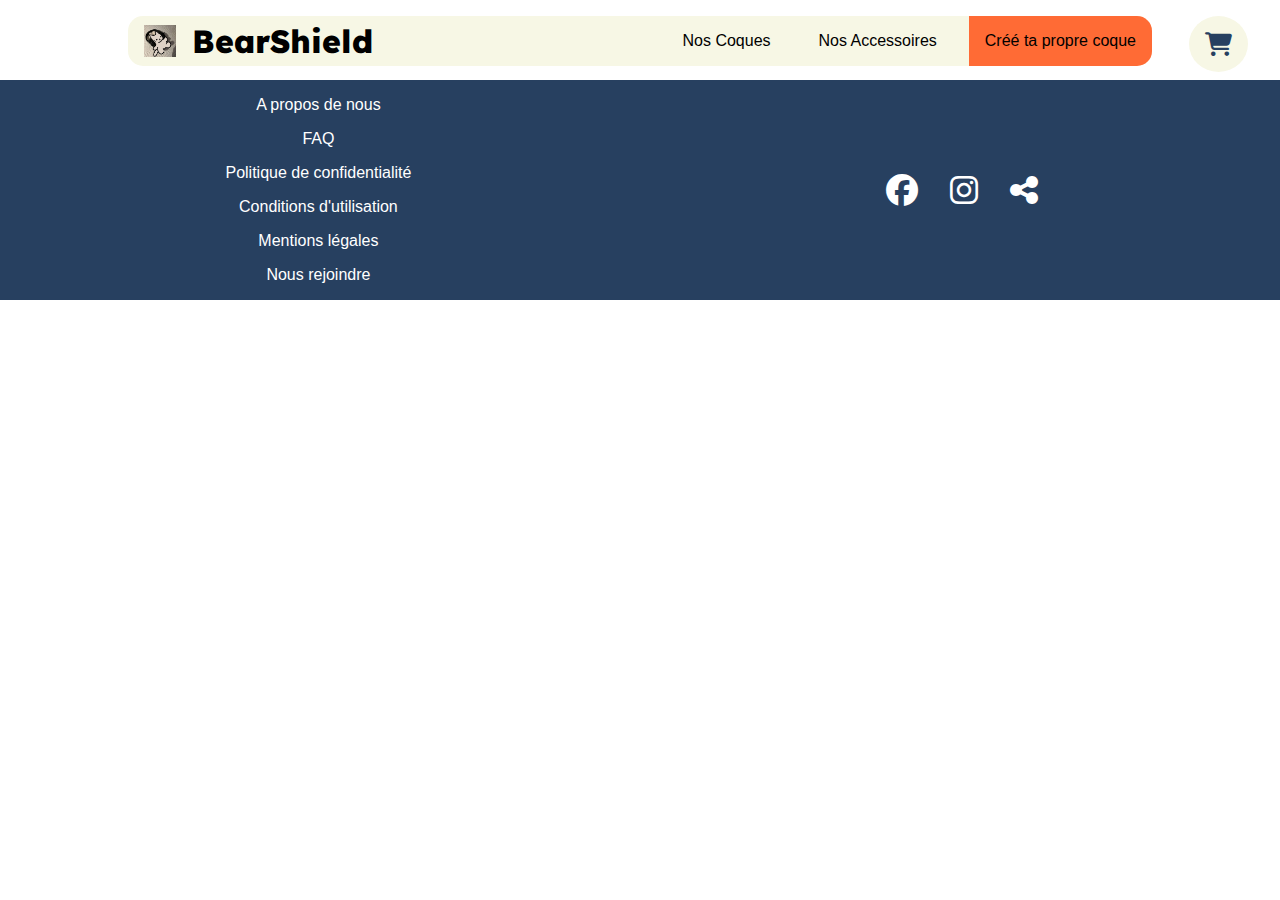
<file: pages/produit.html>
<!DOCTYPE html>
<html lang="fr">
<head>
    <meta charset="UTF-8">
    <meta name="viewport" content="width=device-width, initial-scale=1.0">
    <title>BearShield</title>
    <link rel="stylesheet" href="../assets/css/style.css">
    <link rel="stylesheet" href="../assets/css/personnalisation.css">
    <link rel="stylesheet" href="../assets/css/produit.css">
    <link rel="stylesheet" href="https://cdnjs.cloudflare.com/ajax/libs/font-awesome/6.4.2/css/all.min.css">
    <link rel="preconnect" href="https://fonts.googleapis.com">
    <link rel="preconnect" href="https://fonts.gstatic.com" crossorigin>
    <link href="https://fonts.googleapis.com/css2?family=Lexend+Deca:wght@100..900&display=swap" rel="stylesheet">
</head>
<body>
    <header class="flex bg-primary-d2 justify-between mt-4 br">
        <a href="./index.html" class="flex pl-4"><img class="logo" src="../assets/img/logo.jpeg" alt="BearShield">
        <h1 class="">BearShield</h1></a>
        <input type="checkbox" id="menu-toggle" class="menu-toggle" hidden>
        <label for="menu-toggle" class="menu-mobile">
            <i class="fa-solid fa-bars"></i>
        </label>
        <nav class="h-100">
            <ul class="flex h-100 menu-list">
                <li><a class="p-4 flex" href="./coques.html">Nos Coques</a></li>
                <li><a class="p-4 flex" href="./accessoires.html">Nos Accessoires</a></li>
                <li class="bg-primary br-sm-right"><a class="p-4 flex" href="./personnalisation.html">Créé ta propre coque</a></li>
                <li class="bg-secondary br-sm-right link-cart"><a href="./panier.html" class="p-4 flex">Panier</a></li>
            </ul>
        </nav>
    </header>
    <a href="./panier.html" class="container-cart">
        <i class="fa-solid fa-cart-shopping"></i>
    </a>
<main class="p-4 pt-5rem">
        <div class="w-100 flex">
            <img id="product-image" src="../assets/img/photo-phone.jpeg" alt="Phone Photo" class="img-produit">
        </div>
        <div class="w-100 mt-12">

        <h1 id="product-name" class="mt-4 text-orange">Personnalise ta coque</h1>
        
        <div class="product-info mb-4">
            <p id="product-description" class="text-bleu-clair mb-2"></p>
            <p id="product-price" class="text-lg font-bold text-bleu"></p>
        </div>
        
        <form id="customization-form" action="#" method="post" class="flex flex-col gap-4 align-start p-2">
            <div class="w-100 flex flex-col align-start">
                <label for="phone-model" class="font-bold text-bleu">Choisi ton téléphone</label>
                <div class="select-container">
                    <select id="phone-model" name="phone-model" required>
                        <option value="">Sélectionner un modèle</option>
                        <option value="iphone-14">iPhone 14</option>
                        <option value="samsung-s22">Samsung Galaxy S22</option>
                        <option value="google-pixel-7">Google Pixel 7</option>
                    </select>
                    <i class="fas fa-chevron-down select-arrow"></i>
                </div>
            </div>
            <div class="w-100">
                <label for="color" class="font-bold text-bleu">Couleur de la coque</label>
                <div class="color-selector">
                    <label class="color-option">
                        <input type="radio" name="color" value="transparent" required>
                        <div class="color-circle color-transparent"></div>
                    </label>
                    <label class="color-option">
                        <input type="radio" name="color" value="noir" required>
                        <div class="color-circle color-noir"></div>
                    </label>
                    <label class="color-option">
                        <input type="radio" name="color" value="blanc" required>
                        <div class="color-circle color-primary"></div>
                    </label>

                    <label class="color-option">
                        <input type="radio" name="color" value="orange" required>
                        <div class="color-circle color-bordeaux"></div>
                    </label>
                    <label class="color-option">
                        <input type="radio" name="color" value="bleu" required>
                        <div class="color-circle color-secondary"></div>
                    </label>
                </div>
                <button type="button" id="add-to-cart-btn" class="btn btn-primary w-100 mt-4 p-3">
                    <i class="fa-solid fa-cart-plus mr-2"></i>
                    Ajouter au panier
                </button>
            </div>
        </form>
        </div>
    </main>
    <footer class="w-100 bg-secondary flex">
        <div class="p-4 flex justify-center flex-col">
            <a href="#">A propos de nous</a>
            <a href="#">FAQ</a>
            <a href="#">Politique de confidentialité</a>
            <a href="#">Conditions d'utilisation</a>
            <a href="#">Mentions légales</a>
            <a href="#">Nous rejoindre</a>
        </div>
        <div class="p-4 flex justify-center">
            <a href="#"><i class="white fa-brands fa-facebook fa-2x p-2"></i></a>
            <a href="#"><i class="fa-brands fa-instagram fa-2x p-2"></i></a>
            <a href="#"><i class="fa-solid fa-share-nodes fa-2x p-2"></i></a>
        </div>

    </footer>

    <script src="../assets/js/pages/product.js"></script>
</body>
</html>
</file>
<file: style.css>
:root{
    --primary-color: #ff6b35;
    --secondary-color: #274060;
    --primary-color-d1: #f7c59f;
    --primary-color-d2: #efefd0;
    --secondary-color-d1: #205780;
}

* {
    margin: 0;
    padding: 0;
    box-sizing: border-box;
    font-family: "Montserrat", sans-serif;
}
h1,h2,h3{
    font-family: "Alegreya", serif;
  font-optical-sizing: auto;
  font-weight: 400;
  font-style: normal;
}

.flex{
    display: flex;
    justify-content: center;
    align-items: center;
    gap : 1rem;
}

.space-between{
    display: flex;
    justify-content: space-between;
    align-items: center;
}

.p-0{
    padding : 0;
}

.p-1{
    padding: 0.25rem;
}

.p-2{
    padding: 0.5rem;
}
.p-3{
    padding: 0.75rem;
}
.p-4{
    padding: 1rem;
}
.p-5{
    padding: 1.25rem;
}
.p-6{
    padding: 1.5rem;
}
.p-7{
    padding: 1.75rem;
}
.p-8{
    padding: 2rem;
}

.m-0{
    margin : 0;
}
.m-1{
    margin: 0.25rem;
}
.m-2{
    margin: 0.5rem;
}
.m-3{
    margin: 0.75rem;
}
.m-4{
    margin: 1rem;
}
.m-5{
    margin: 1.25rem;
}
.m-6{
    margin: 1.5rem;
}
.m-7{
    margin: 1.75rem;
}
.m-8{
    margin: 2rem;
}
.text-center{
    text-align: center;
}
.grid{
    display: grid;
    gap: 1rem;
}

button{
    cursor: pointer;
    border: none;
    outline: none;
    font-family: "Montserrat", sans-serif;
    font-weight: 500;
    transition: all 0.3s ease;
    padding: 0.5rem 1rem;
    background-color: var(--primary-color);
    color: #000;
    border-radius: 5px;
}


button.light{
    background: var(--primary-color-d1);
}

button.lined{
    background: none;
    border: 2px solid var(--primary-color);
}

.w-50{
    width: 50%;
}
.w-75{
    width: 75%;
}
.w-100{
    width: 100%;
}
.h-50{
    height: 50%;
}
.h-75{
    height: 75%;
}
.h-100{
    height: 100%;
}

.w-s-50{
    width: 50vw;
}
.w-s-75{
    width: 75vw;
}
.w-s-100{
    width: 100vw;
}
.h-s-50{
    height: 50vh;
}
.h-s-75{
    height: 75vh;
}
.h-s-100{
    height: 100vh;
}
</file>
<file: assets/css/style.css>
:root{
    --primary-color: #ff6b35;
    --secondary-color: #274060;
    --primary-color-d1: #f7c59f;
    --primary-color-d2: #f7f7e5;
    --secondary-color-d1: #205780;
}

body {
    overflow-x: hidden;
    min-height: 100vh;
}

section {
    padding: 0 10%;
}

* {
    margin: 0;
    padding: 0;
    box-sizing: border-box;
    font-family: "Montserrat", sans-serif;
}

h1,h2,h3{
font-family: "Lexend Deca", sans-serif;
  font-optical-sizing: auto;
  font-weight: 800;
  font-style: normal;
}

main h1{
    font-size: 2.5rem;
    margin-bottom: 1rem;
}
li{
    list-style: none;
}

a{
    text-decoration: none;
    color: inherit;
}

.br{
    border-radius: 15px;
}

.br-left{
    border-top-left-radius: 15px;
    border-bottom-left-radius: 15px;
}

.br-right{
    border-top-right-radius: 15px;
    border-bottom-right-radius: 15px;
}

.br-0{
    border-radius: 0;
}

.br-left-0{
    border-top-left-radius: 0;
    border-bottom-left-radius: 0;
}

.br-right-0{
    border-top-right-radius: 0;
    border-bottom-right-radius: 0;
}

.flex{
    display: flex;
    justify-content: center;
    align-items: center;
    gap : 1rem;
}

.gap-0{
    gap : 0;
}

.gap-1{
    gap : 0.25rem;
}
.flex-col{
    flex-direction: column ;
}

.justify-left{
    justify-content: left;
}

.align-start{
    align-items: start;
}
.bg-primary{
    background-color: var(--primary-color);
    color: #000;
}
.bg-secondary{
    background-color: var(--secondary-color);
    color: #fff;
}
.bg-primary-d1{
    background-color: var(--primary-color-d1);
    color: #000;
}
.bg-secondary-d1{
    background-color: var(--secondary-color-d1);
    color: #fff;
}
.bg-primary-d2{
    background-color: var(--primary-color-d2);
    color: #000;
}
.bg-transparent{
    background-color: transparent;
}

.bg-white{
    background-color: #fff;
    color: #000;
}

.space-between{
    display: flex;
    justify-content: space-between;
    align-items: center;
}

.p-0{
    padding : 0;
}

.p-1{
    padding: 0.25rem;
}

.p-2{
    padding: 0.5rem;
}
.p-3{
    padding: 0.75rem;
}
.p-4{
    padding: 1rem;
}
.p-5{
    padding: 1.25rem;
}
.p-6{
    padding: 1.5rem;
}
.p-7{
    padding: 1.75rem;
}
.p-8{
    padding: 2rem;
}

.pl-0{
    padding-left : 0;
}
.pl-1{
    padding-left: 0.25rem;
}
.pl-2{
    padding-left: 0.5rem;
}
.pl-3{
    padding-left: 0.75rem;
}
.pl-4{
    padding-left: 1rem;
}
.pl-5{
    padding-left: 1.25rem;
}
.pl-6{
    padding-left: 1.5rem;
}
.pl-7{
    padding-left: 1.75rem;
}
.pl-8{
    padding-left: 2rem;
}

.py-0{
    padding-top : 0;
    padding-bottom : 0;
}
.py-1{
    padding-top: 0.25rem;
    padding-bottom: 0.25rem;
}
.py-2{
    padding-top: 0.5rem;
    padding-bottom: 0.5rem;
}
.py-3{
    padding-top: 0.75rem;
    padding-bottom: 0.75rem;
}
.py-4{
    padding-top: 1rem;
    padding-bottom: 1rem;
}
.py-5{
    padding-top: 1.25rem;
    padding-bottom: 1.25rem;
}
.py-6{
    padding-top: 1.5rem;
    padding-bottom: 1.5rem;
}
.py-7{
    padding-top: 1.75rem;
    padding-bottom: 1.75rem;
}
.py-8{
    padding-top: 2rem;
    padding-bottom: 2rem;
}

.p-t-0{
    padding-top : 0;
}
.p-t-1{
    padding-top: 0.25rem;
}
.p-t-2{
    padding-top: 0.5rem;
}
.p-t-3{
    padding-top: 0.75rem;
}
.p-t-4{
    padding-top: 1rem;
}
.p-t-5{
    padding-top: 1.25rem;
}
.p-t-6{
    padding-top: 1.5rem;
}
.p-t-7{
    padding-top: 1.75rem;
}
.p-t-8{
    padding-top: 2rem;
}
.p-t-max{
    padding-top: 6rem;
}

.m-0{
    margin : 0;
}
.m-1{
    margin: 0.25rem;
}
.m-2{
    margin: 0.5rem;
}
.m-3{
    margin: 0.75rem;
}
.m-4{
    margin: 1rem;
}
.mt-2{
    margin-top: 0.5rem;
}
.mt-3{
    margin-top: 0.75rem;
}
.mt-4{
    margin-top: 1rem;
}
.m-5{
    margin: 1.25rem;
}
.m-6{
    margin: 1.5rem;
}
.m-7{
    margin: 1.75rem;
}
.m-8{
    margin: 2rem;
}

.mx-auto{
    margin-left: auto;
    margin-right: auto;
}
.text-center{
    text-align: center;
}
.justify-between{
    justify-content: space-between;
}
.justify-center{
    justify-content: center;
}
.align-start{
    align-items: flex-start;
}
.align-center{
    align-items: center;
}
.align-end{
    align-items: flex-end;
}
.grid{
    display: grid;
    gap: 1rem;
}
.container-cart {
    position: fixed;
    top: 1rem;
    right: 2rem;
    z-index: 100;
    border-radius: 50%;
    background-color: var(--primary-color-d2);
    padding: 1rem;
}
.container-cart .fa-cart-shopping {
    font-size: 1.5rem;
    color: var(--secondary-color);
}

button{
    cursor: pointer;
    border: none;
    outline: none;
    font-family: "Montserrat", sans-serif;
    font-weight: 500;
    border: none;
    padding: 1rem 2rem;
    border-radius: 12px;
    font-size: 1rem;
    font-weight: 600;
    cursor: pointer;
    transition: all 0.3s ease;
    white-space: nowrap;
}

button.orange,
.add-to-cart-btn{
    background-color: var(--primary-color);
    color: var(--primary-color-d2);
}

button.orange:hover,
.add-to-cart-btn:hover {
    background-color: var(--secondary-color);
    transform: translateY(-2px);
}

button.bleu-clair {
    background-color: var(--primary-color);
    color: var(--primary-color-d2);
}

button.bleu-clair:hover {
    background-color: var(--secondary-color-d1);
    transform: translateY(-2px);
}

button.bleu{
    background-color: var(--secondary-color);
    color: var(--primary-color-d2);
}

button.bleu:hover {
    background-color: var(--primary-color);
    transform: translateY(-2px);
}

.add-to-cart-btn:active {
    transform: translateY(0);
}

.logo{
    height: 2rem;
    width: 2rem;
}

button.light{
    background: var(--primary-color-d1);
}

button.lined{
    background: none;
    border: 2px solid var(--primary-color);
}

button.lined:hover{
    background: var(--primary-color);
    color: var(--primary-color-d2);
    transform: translateY(-2px);
}

strong{
    color: var(--secondary-color);
}

.wrap{
    flex-wrap: wrap;
}

.br-sm-right{
    border-radius: 15px;
}

.w-50{
    width: 50%;
}
.w-75{
    width: 75%;
}
.w-100{
    width: 100%;
}
.h-50{
    height: 50%;
}
.h-75{
    height: 75%;
}
.h-100{
    height: 100%;
}

.w-s-50{
    width: 50vw;
}
.w-s-75{
    width: 75vw;
}
.w-s-100{
    width: 100vw;
}
.h-s-50{
    height: 50vh;
}
.h-s-75{
    height: 75vh;
}
.h-s-100{
    height: 100vh;
}

.w-fit-content{
    width: fit-content;
}
.h-fit-content{
    height: fit-content;
}

.w-max-content{
    width: max-content;
}
.h-max-content{
    height: max-content;
}

header {
    z-index : 100;
    max-width: 100%;
    width: 95%;
    margin: 0;
    position: fixed;
    left: 50%;
    z-index: 100;
    transform: translateX(-50%);
    padding : 1rem;
}

.fa-solid{
    font-size : xx-large;
}

footer{
    flex-direction: column;
}

footer>div{
    width: 100%;
    color: white;

}

.link-cart {
    display: flex;
}

.menu-mobile {
    cursor: pointer;
    z-index: 11;
    display: block;
    position: absolute;
    right: 2rem;
}

nav .menu-list {
    display: none;
    flex-direction: column;
    background: var(--primary-color-d2);
    position: fixed;
    top: 5rem;
    border-radius: 15px;
    left: 50%;
    transform: translateX(-50%);
    width: 95vw;
    height: 85vh;
    z-index: 100;
    box-shadow: none;
    justify-content: center;
    align-items: center;
    gap: 2rem;
}

.menu-toggle:checked ~ nav .menu-list {
    display: flex;
}


.relative{
    position: relative;
}
.absolute{
    position: absolute;
}

.sticky{
    position: sticky;
    top: 0;
    left: 0;
    z-index: 100;
}

.t-0{
    top: 0;
}
.l-0{
    left: 0;
}
.b-0{
    bottom: 0;
}
.r-0{
    right: 0;
}

/* Toggle Switch Styles */
.toggle-container {
    display: flex;
    align-items: center;
    gap: 0.5rem;
    margin-top: 0.5rem;
    width: 100%;
}

.toggle-switch {
    position: relative;
    display: inline-block;
    width: 100%;
    height: 4rem;
}

.toggle-switch input {
    opacity: 0;
    width: 0;
    height: 0;
}

.toggle-slider {
    position: absolute;
    cursor: pointer;
    top: 0;
    left: 0;
    right: 0;
    bottom: 0;
    background-color: #e0e0e0;
    border-radius: 12px;
    transition: 0.4s;
    display: flex;
    align-items: center;
    justify-content: space-between;
    padding: 0 1.5rem;
    font-size: 1rem;
    font-weight: 500;
}

.toggle-slider:before {
    position: absolute;
    content: "";
    height: 3.2rem;
    width: 50%;
    left: 0.4rem;
    top: 0.4rem;
    background-color: white;
    border-radius: 11px;
    transition: 0.4s;
    box-shadow: 0 2px 4px rgba(0,0,0,0.1);
}


.toggle-switch input:checked + .toggle-slider:before {
    transform: translateX(calc(100% - 0.8rem));
}

.toggle-text-left {
    position: relative;
    z-index: 2;
    color: var(--secondary-color);
    transition: 0.4s;
}

.toggle-text-right {
    position: relative;
    z-index: 2;
    color: #999;
    transition: 0.4s;
}

.toggle-switch input:checked + .toggle-slider .toggle-text-left {
    color: #999;
}

.toggle-switch input:checked + .toggle-slider .toggle-text-right {
    color: var(--secondary-color);
    font-weight: 600;
}

.toggle-label {
    font-size: 0.9rem;
    color: var(--secondary-color);
    min-width: 80px;
}

.container-cart {
    display: none;
}


@media (min-width: 978px) {
    header {
        max-width: 80%;
        margin: auto;
        padding:0;
    }

    .container-cart {
        display: flex;
    }

    .menu-toggle,
    .menu-mobile {
        display: none;
    }
    nav .menu-list {
        all: unset;
        display: flex;
        flex-direction: row;
        position: static;
        width: auto;
        height: auto;
        background: none;
        box-shadow: none;
        justify-content: center;
        align-items: center;
        gap: 1rem;
    }

    footer>div{
        width: 49%;
    }

    footer{
        flex-direction: row;
    }

    .br-sm-right{
        border-top-left-radius: 0;
        border-bottom-left-radius: 0;
    }

    .toggle-slider {
        font-size: 0.8rem;
        padding: 0 1rem;
        height: 3rem;
    }

    .toggle-slider:before {
        height: 2.3rem;
        left: 0.35rem;
        top: 0.35rem;
    }
    .toggle-label {
        font-size: 0.8rem;
        min-width: 60px;
    }

    .link-cart {
        display: none;
    }
}
</file>
<file: assets/css/index.css>
@import url("style.css");

.acc-header {
    position: relative;
    width: 100vw;
    height: 100vh;
    min-height: 100vh;
    overflow: hidden;
    display: flex;
    align-items: center;
}

.acc-header-content {
    max-width: 80vw;
}

.acc-header {
    background: url("../img/acc-header-main.png") center bottom / 75% no-repeat;
    height: 50rem;
    min-height: 100%;
    padding-top: 10rem;
    align-items: flex-start;
    background-color: var(--primary-color-d1);
}

.acc-header-content,
.recyclons-content {
    color: var(--secondary-color);
    z-index: 2;
    display: flex;
    flex-direction: column;
    align-items: flex-start;
    gap: 1rem;
}

.acc-cree-ta-coque {
    position: relative;
    width: 100vw;
    min-height: 100vh;
    display: flex;
    flex-direction: column;
    align-items: flex-start;
    justify-content: flex-start;
    overflow: hidden;
    background: var(--secondary-color);
}

.acc-cree-ta-coque-content {
    width: 100%;
    display: flex;
    flex-direction: column;
    align-items: flex-start;
    justify-content: flex-start;
    margin: 0 auto;
}

.acc-cree-ta-coque-text {
    padding: 2rem 1.5rem;
    border-radius: 15px;
    margin: 2rem 1rem 1rem 1rem;
    max-width: 95vw;
    z-index: 2;
    gap: 1rem;
    color: var(--primary-color-d2);
}

.acc-cree-ta-coque-img {
    display: block;
    width: 80vw;
    max-width: 400px;
    height: auto;
    margin: 1rem auto 2rem auto;
    z-index: 1;
}

.products-grid {
    display: grid;
    grid-template-columns: repeat(2, 1fr);
    grid-template-rows: repeat(4, 1fr);
    width: 100%;
    justify-items: center;
    align-items: center;
}

.product-img {
    width: 100%;
    height: auto;
    padding: 1rem;
}

.recyclons-section {
    position: relative;
    width: 100vw;
    min-height: 100vh;
    display: flex;
    align-items: center;
    justify-content: center;
    background: url("../img/acc-recyclage.avif") center/cover no-repeat;
    margin-top: 3rem;
    overflow: hidden;
}

.recyclons-section::before {
    content: "";
    position: absolute;
    inset: 0;
    z-index: 1;
}

.recyclons-content {
    position: relative;
    z-index: 2;
    color: var(--secondary-color);
    padding: 2rem;
    border-radius: 15px;
    background-color: var(--primary-color-d2);
}

@media (min-width: 978px) {
    .acc-cree-ta-coque {
        flex-direction: row;
        align-items: center;
        justify-content: center;
    }

    .products-grid {
        grid-template-columns: repeat(4, 1fr);
        grid-template-rows: repeat(2, 1fr);
    }

    .product-img {
        width: auto;
        height: 40vh;
        padding: 1rem;
    }

    .acc-cree-ta-coque-content {
        flex-direction: row;
        align-items: center;
        justify-content: space-between;
        max-width: 1200px;
    }

    .recyclons-content {
        position: absolute;
        top: 5rem;
        left: 2rem;
        margin: 15vh auto 0;
    }

    .acc-header-content,
    .recyclons-content {
        max-width: 40vw;
    }

    .acc-header {
        background: url("../img/acc-header-main.png") right bottom / 50% no-repeat;
        background-color: var(--primary-color-d1);
        height: 100vh;
        align-items: center;
    }
}

@media (min-width: 1440px) {
    .product-img {
        height: 50vh;
    }
}

@media (max-width: 978px) {
    .menu-list {
        gap: 1rem;
    }

    .menu-list li {
        width: 80%;
        justify-content: center;
    }

    .menu-list li:nth-child(1),
    .menu-list li:nth-child(2) {
        border-radius: 15px;
        border: 2px solid var(--primary-color);
    }
}
</file>
<file: assets/css/lists.css>
.input-search {
    border-bottom-left-radius: 15px;
    border-top-left-radius: 15px;
    border: 0.5px solid #a8a8a8;
    width: 100%;
    padding: 1rem;
}

.button-search {
    border-bottom-right-radius: 15px;
    border-top-right-radius: 15px;
    border-bottom-left-radius: 0px;
    border-top-left-radius: 0px;
    color: #000;
    padding: 1rem 2rem;
    cursor: pointer;
}

button.button-search:hover {
    transform: none;
}

main {
    min-height: 80vh;
}

.card {
    width: 100%;
    border: 1px solid #e0e0e0;
    border-radius: 15px;
    padding: 1rem;
    box-shadow: 0 2px 4px rgba(0, 0, 0, 0.1);
    display: flex;
    flex-direction: column;
    align-items: center;
    justify-content: space-between;
    max-height: 70vh;
    gap: 1rem;
}

.img-card {
    object-fit: contain;
    height: 40vh;
    width: auto;
    max-width: 100%;
}

.card-container {
    width: 100%;
    display: grid;
    grid-template-columns: 1fr;
    gap: 1rem;
}

@media (min-width: 868px) {
    .card {
        width: 100%;
    }

    .img-card {
        height: 35vh;
    }

    .card-container {
        grid-template-columns: repeat(3, 1fr);
    }
}

@media (min-width: 1030px) {
    .card {
        width: 100%;
    }

    .img-card {
        height: 35vh;
    }

    .card-container {
        grid-template-columns: repeat(4, 1fr);
    }
}
</file>
<file: assets/css/cart.css>
.panier-container {
    display: grid;
    grid-template-columns: 1fr;
    gap: 2rem;
    max-width: 100%;
    margin: auto;
}

.panier-items {
    display: flex;
    flex-direction: column;
    gap: 1.5rem;
}

.panier-item {
    display: flex;
    align-items: center;
    flex-direction: column;
    justify-content: space-between;
    gap: 1.5rem;
    padding: 1rem;
    border-radius: 15px;
    background-color: var(--primary-color-d2);
}

.panier-item-img {
    width: 100px;
    height: 100px;
    object-fit: contain;
    border-radius: 10px;
    background-color: var(--primary-color-d1);
    padding: 0.5rem;
    flex-shrink: 0;
}

i:hover{
    color : var(--primary-color);
}

.remove-item{
    cursor: pointer;
    font-size: 1.2rem;
    background-color: transparent;
}

.panier-item-details {
    display: flex;
    flex-direction: column;
    align-items: flex-start;
    justify-content: space-between;
    gap: 0.5rem;
    width: 100%;
}

.panier-item-details h2 {
    font-size: 1.2rem;
    font-weight: 600;
    color: var(--secondary-color);
    margin: 0;
}

.panier-item-details p {
    margin: 0;
    color: var(--secondary-color-d1);
    font-size: 0.95rem;
}

.panier-item-details .price {
    color: var(--primary-color);
    font-size: x-large;
    font-weight: 800;
}


.panier-summary {
    background-color: white;
    border: 2px solid var(--primary-color-d1);
    border-radius: 15px;
    padding: 2rem;
    box-shadow: 0 4px 12px var(--primary-color-d1);
    height: fit-content;
    position: sticky;
    top: 5rem;
}

.panier-summary h2 {
    color: var(--secondary-color);
    font-size: 1.4rem;
    margin: 0 0 1.5rem 0;
    border-bottom: 2px solid var(--primary-color);
    padding-bottom: 0.5rem;
}

.info-produit {
    align-items: flex-start;
}

.total {
    border-top: 2px solid #e0e0e0;
    font-weight: bold;
    font-size: large;
    color: var(--secondary-color);
    padding : 2rem 1rem;
    display: flex;
    justify-content: space-between;
    align-items: flex-end;
}

.total .price {
    color: var(--primary-color);
    font-size: xx-large;
}

.line{
    padding : 1rem 0;
    display : flex;
    justify-content: space-between;
    color: var(--secondary-color);
}
.line .price {
    font-size: large;
    color: var(--primary-color);
}


.panier-empty {
    text-align: center;
    padding: 4rem 2rem;
    color: #666;
}

.panier-empty i {
    font-size: 4rem;
    color: var(--primary-color);
    margin-bottom: 1rem;
}

.panier-empty h2 {
    color: var(--secondary-color);
    margin: 1rem 0;
}

.panier-empty p {
    font-size: 1.1rem;
    margin-bottom: 2rem;
}

@media (min-width: 900px) {
    .panier-container {
        grid-template-columns: 2fr 1fr;
        gap: 3rem;
        max-width: 80%;
        margin: auto;
    }

    .panier-item-details {
        flex-direction: row;
        align-items: center;
    }
    
    
    .panier-item-details h2 {
        font-size: 1.4rem;
    }

    .panier-item{
        flex-direction: row;
    }
}

.empty-cart {
    text-align: center;
    padding: 3rem 1rem;
    color: #666;
    font-size: 1.1rem;
    font-style: italic;
}

.customization-info {
    font-size: 0.9rem;
    margin-bottom: 0;
}
</file>
<file: assets/css/personnalization.css>
:root {
    --primary-color: #ff6b35;
    --secondary-color: #274060;
    --primary-color-d1: #f7c59f;
    --primary-color-d2: #f7f7e5;
    --secondary-color-d1: #205780;
}

.img-produit {
    height: 50vh;
}

.color-selector {
    display: flex;
    gap: 1rem;
    margin-top: 0.5rem;
    align-items: center;
}

model-viewer {
    width: 300px;
    height: 500px;
    background: #fff;
    border-radius: 10px;
    box-shadow: 0 4px 20px rgba(0, 0, 0, 0.1);
}

.color-option {
    position: relative;
    cursor: pointer;
}

.color-option input {
    opacity: 0;
    position: absolute;
    width: 0;
    height: 0;
}

.color-circle {
    width: 40px;
    height: 40px;
    border-radius: 50%;
    border: 2px solid #ddd;
    position: relative;
    display: flex;
    align-items: center;
    justify-content: center;
}

.color-option input:checked+.color-circle {
    outline: 2px solid var(--primary-color);
    border-color: var(--primary-color);
}

.color-noir {
    background-color: #000000;
}

.color-blanc {
    background-color: #ffffff;
    border-color: #ccc;
}

.color-transparent {
    background: linear-gradient(45deg, #f0f0f0 25%, transparent 25%, transparent 75%, #f0f0f0 75%, #f0f0f0),
        linear-gradient(45deg, #f0f0f0 25%, transparent 25%, transparent 75%, #f0f0f0 75%, #f0f0f0);
    background-size: 8px 8px;
    background-position: 0 0, 4px 4px;
}

.color-bordeaux {
    background-color: #924036;
}

.color-primary {
    background-color: var(--primary-color);
}

.color-secondary {
    background-color: var(--secondary-color);
}

.select-container {
    position: relative;
    display: inline-block;
    width: 100%;
}

select {
    appearance: none;
    -webkit-appearance: none;
    -moz-appearance: none;
    width: 100%;
    padding: 16px 50px 16px 20px;
    font-size: 16px;
    font-weight: 500;
    color: var(--secondary-color);
    background-color: #ffffff;
    border: 2px solid #e0e0e0;
    border-radius: 12px;
    cursor: pointer;
    transition: all 0.3s ease;
    box-shadow: 0 2px 4px rgba(0, 0, 0, 0.05);
    position: relative;
}

select:hover {
    border-color: var(--primary-color);
    box-shadow: 0 4px 8px rgba(255, 107, 53, 0.1);
}

select:focus {
    outline: none;
    border-color: var(--primary-color);
    box-shadow: 0 0 0 3px rgba(255, 107, 53, 0.1);
}

select option {
    padding: 12px;
    font-size: 16px;
    color: var(--secondary-color);
}

select option:first-child {
    color: #999;
    font-style: italic;
}


.select-arrow {
    position: absolute;
    top: 50%;
    right: 20px;
    transform: translateY(-50%);
    color: var(--secondary-color);
    font-size: 14px;
    pointer-events: none;
    transition: all 0.3s ease;
}

.select-container {
    position: relative;
    display: inline-block;
    width: 100%;
    min-height: 4rem;
}

.select-container:hover .select-arrow {
    color: var(--primary-color);
}

.select-container:focus-within .select-arrow {
    color: var(--primary-color);
    transform: translateY(-50%) rotate(180deg);
}

.accessories-container {
    display: flex;
    flex-direction: column;
    gap: 1rem;
    margin-top: 0.5rem;
    width: 100%;
}



.accessory-checkbox {
    width: 20px;
    height: 20px;
    accent-color: var(--primary-color);
    cursor: pointer;
}

.accessory-row {
    display: flex;
    align-items: center;
    gap: 1rem;
}

.accessory-button {
    flex: 1;
    display: flex;
    align-items: center;
    gap: 1rem;
    padding: 1rem;
    border: 2px solid #e0e0e0;
    border-radius: 12px;
    background-color: #ffffff;
    transition: all 0.3s ease;
    cursor: pointer;
    text-decoration: none;
    color: inherit;
    position: relative;
    width: 100%;
}

.accessory-button:hover {
    border-color: var(--primary-color);
    box-shadow: 0 4px 8px rgba(255, 107, 53, 0.1);
    transform: translateY(-2px);
    color: inherit;
}

.accessory-button.active {
    border-color: var(--primary-color);
    background-color: rgba(255, 107, 53, 0.05);
    box-shadow: 0 4px 12px rgba(255, 107, 53, 0.15);
}

.accessory-button.active .accessory-icon {
    color: var(--primary-color);
}

.accessory-button.active::before {
    content: "";
    position: absolute;
    left: 0;
    top: 0;
    bottom: 0;
    width: 4px;
    background-color: var(--primary-color);
    border-radius: 0 2px 2px 0;
}

.price-bar {
    position: fixed;
    bottom: 0;
    left: 0;
    right: 0;
    background-color: var(--primary-color-d2);
    border: 2apx solid var(--primary-color);
    margin: 0.5rem;
    border-radius: 12px;
    padding: 1rem;
    display: flex;
    align-items: center;
    justify-content: space-between;
    z-index: 10;
    gap: 1rem;
}

.price-info {
    display: flex;
    flex-direction: column;
    align-items: flex-start;
}

.price-label {
    font-size: 0.9rem;
    color: var(--secondary-color);
    margin: 0;
}

.price-amount {
    font-size: 1.5rem;
    font-weight: 700;
    color: var(--primary-color);
    margin: 0;
}

.selected-accessories {
    display: flex;
    gap: 0.5rem;
    align-items: center;
}

.accessory-preview {
    width: 50px;
    height: 50px;
    border-radius: 8px;
    border: 2px solid var(--primary-color);
    overflow: hidden;
    position: relative;
}

.accessory-preview img {
    width: 100%;
    height: 100%;
    object-fit: contain;
}

main {
    margin-bottom: 6rem;
    display: flex;
    flex-direction: column;
    align-items: start;
    gap: 1rem;
}

form {
    width: 100%;
}

@media (min-width: 978px) {
    main {
        flex-direction: row;
        align-items: flex-start;
        justify-content: space-between;
        gap: 2rem;
    }

    .select-container {
        height: 3rem;
    }

    form {
        width: 80%;
    }

    .img-produit {
        width: auto;
        height: 70vh;
        position: fixed;
        top: 50%;
        transform: translateY(-50%);
    }
}

.accessory-price {
    font-weight: bold;
    color: var(--primary-color);
}

.accessory-button.selected {
    background-color: var(--primary-color-d1);
    border-color: var(--primary-color);
}

.products-grid-personnalization {
    gap: 0.5rem;
    margin-top: 2rem;
}

.preview-accessory-image {
    width: 5rem;
    height: 5rem;
    object-fit: cover;
    margin-bottom: 0.5rem;
}

.accessory-card.selected .accessory-price {
    color: var(--secondary-color);
}

.accessory-card {
    display: flex;
    flex-direction: column;
    align-items: center;
    padding: 1rem;
    border-radius: 12px;
    cursor: pointer;
    transition: all 0.3s ease;
    min-width: 140px;
    max-width: 160px;
    padding: 0.5rem;
    border: 1px solid var(--primary-color-d1);
}

.accessory-card:hover {
    border: 2px solid var(--primary-color);
    transform: translateY(-2px);
}

.accessory-card.selected {
    border: 2px solid var(--primary-color);
    background-color: var(--primary-color-d1);
}

.accessory-image {
    width: 80px;
    height: 80px;
    object-fit: cover;
    border-radius: 8px;
    margin-bottom: 0.75rem;
}

.accessory-info {
    display: flex;
    flex-direction: column;
    align-items: center;
    text-align: center;
    width: 100%;
}

.accessory-name {
    font-size: 0.75rem;
    text-align: center;
    color: var(--secondary-color);
    margin: 0;
    line-height: 1.2;
}
</file>
<file: assets/css/product.css>
.img-produit {
    width: auto;
    max-width: 500px;
    height: auto;
}
</file>
<file: assets/css/personnalisation.css>
:root{
    --primary-color: #ff6b35;
    --secondary-color: #274060;
    --primary-color-d1: #f7c59f;
    --primary-color-d2: #f7f7e5;
    --secondary-color-d1: #205780;
}

.img-produit {
    width: 100%;
    height: auto;
}

/* Color selector styles */
.color-selector {
    display: flex;
    gap: 1rem;
    margin-top: 0.5rem;
    align-items: center;
}

.color-option {
    position: relative;
    cursor: pointer;
}

.color-option input {
    opacity: 0;
    position: absolute;
    width: 0;
    height: 0;
}

.color-circle {
    width: 40px;
    height: 40px;
    border-radius: 50%;
    border: 2px solid #ddd;
    position: relative;
    display: flex;
    align-items: center;
    justify-content: center;
}

.color-option input:checked + .color-circle {
    outline: 2px solid var(--primary-color);
    border-color: var(--primary-color);
}

/* Couleurs spécifiques */
.color-noir {
    background-color: #000000;
}

.color-blanc {
    background-color: #ffffff;
    border-color: #ccc;
}

.color-transparent {
    background: linear-gradient(45deg, #f0f0f0 25%, transparent 25%, transparent 75%, #f0f0f0 75%, #f0f0f0),
                linear-gradient(45deg, #f0f0f0 25%, transparent 25%, transparent 75%, #f0f0f0 75%, #f0f0f0);
    background-size: 8px 8px;
    background-position: 0 0, 4px 4px;
}

.color-bordeaux {
    background-color: #924036;
}

.color-primary {
    background-color: var(--primary-color);
}

.color-secondary {
    background-color: var(--secondary-color);
}

/* Custom Phone Select Styles */
select-container {
    position: relative;
    display: inline-block;
    width: 100%;
}

select {
    appearance: none;
    -webkit-appearance: none;
    -moz-appearance: none;
    width: 100%;
    padding: 16px 50px 16px 20px;
    font-size: 16px;
    font-weight: 500;
    color: var(--secondary-color);
    background-color: #ffffff;
    border: 2px solid #e0e0e0;
    border-radius: 12px;
    cursor: pointer;
    transition: all 0.3s ease;
    box-shadow: 0 2px 4px rgba(0,0,0,0.05);
    position : relative;
}

select:hover {
    border-color: var(--primary-color);
    box-shadow: 0 4px 8px rgba(255, 107, 53, 0.1);
}

select:focus {
    outline: none;
    border-color: var(--primary-color);
    box-shadow: 0 0 0 3px rgba(255, 107, 53, 0.1);
}

select option {
    padding: 12px;
    font-size: 16px;
    color: var(--secondary-color);
}

select option:first-child {
    color: #999;
    font-style: italic;
}


/* Font Awesome dropdown arrow */
.select-arrow {
    position: absolute;
    top: 50%;
    right: 20px;
    transform: translateY(-50%);
    color: var(--secondary-color);
    font-size: 14px;
    pointer-events: none;
    transition: all 0.3s ease;
}

.select-container{
    position: relative;
    display: inline-block;
    width: 100%;
    min-height: 4rem;
}

.select-container:hover .select-arrow {
    color: var(--primary-color);
}

.select-container:focus-within .select-arrow {
    color: var(--primary-color);
    transform: translateY(-50%) rotate(180deg);
}

/* Accessories selection styles */
.accessories-container {
    display: flex;
    flex-direction: column;
    gap: 1rem;
    margin-top: 0.5rem;
    width : 100%;
}



.accessory-checkbox {
    width: 20px;
    height: 20px;
    accent-color: var(--primary-color);
    cursor: pointer;
}

.accessory-content {
    flex: 1;
    display: flex;
    align-items: center;
    gap: 0.75rem;
}

.accessory-content p{
    color : var(--secondary-color);
}


/* Nouvelle structure - Bouton et checkbox séparés */
.accessory-row {
    display: flex;
    align-items: center;
    gap: 1rem;
}

.accessory-button {
    flex: 1;
    display: flex;
    align-items: center;
    gap: 1rem;
    padding: 1rem;
    border: 2px solid #e0e0e0;
    border-radius: 12px;
    background-color: #ffffff;
    transition: all 0.3s ease;
    cursor: pointer;
    text-decoration: none;
    color: inherit;
    position: relative;
    width : 100%;
}

.accessory-button:hover {
    border-color: var(--primary-color);
    box-shadow: 0 4px 8px rgba(255, 107, 53, 0.1);
    transform: translateY(-2px);
    color: inherit;
}

.accessory-button.active {
    border-color: var(--primary-color);
    background-color: rgba(255, 107, 53, 0.05);
    box-shadow: 0 4px 12px rgba(255, 107, 53, 0.15);
}

.accessory-button.active .accessory-icon {
    color: var(--primary-color);
}

.accessory-button.active::before {
    content: "";
    position: absolute;
    left: 0;
    top: 0;
    bottom: 0;
    width: 4px;
    background-color: var(--primary-color);
    border-radius: 0 2px 2px 0;
}

/* Barre de prix fixe en bas */
.price-bar {
    position: fixed;
    bottom: 0;
    left: 0;
    right: 0;
    background-color: white;
    border-top: 2px solid #e0e0e0;
    padding: 1rem;
    display: flex;
    align-items: center;
    justify-content: space-between;
    box-shadow: 0 -4px 8px rgba(0, 0, 0, 0.1);
    z-index: 1000;
    gap: 1rem;
}

.price-info {
    display: flex;
    flex-direction: column;
    align-items: flex-start;
}

.price-label {
    font-size: 0.9rem;
    color: #666;
    margin: 0;
}

.price-amount {
    font-size: 1.5rem;
    font-weight: 700;
    color: var(--primary-color);
    margin: 0;
}

/* Espace pour éviter que le contenu soit caché par la barre fixe */
main {
    padding-bottom: 120px;
    display: flex;
    flex-direction: column;
    align-items: start;
    gap: 1rem;
}
form {
    width : 100%;
}

@media (min-width: 900px) {
    main {
        flex-direction: row;
        align-items: flex-start;
        justify-content: space-between;
        gap : 2rem;
    }
    .select-container {
        height: 3rem;
    }
    form {
        width : 80%;
    }
}
</file>
<file: assets/css/produit.css>
.img-produit {
    width: auto;
    max-width: 500px;
    height: auto;
}
</file>
